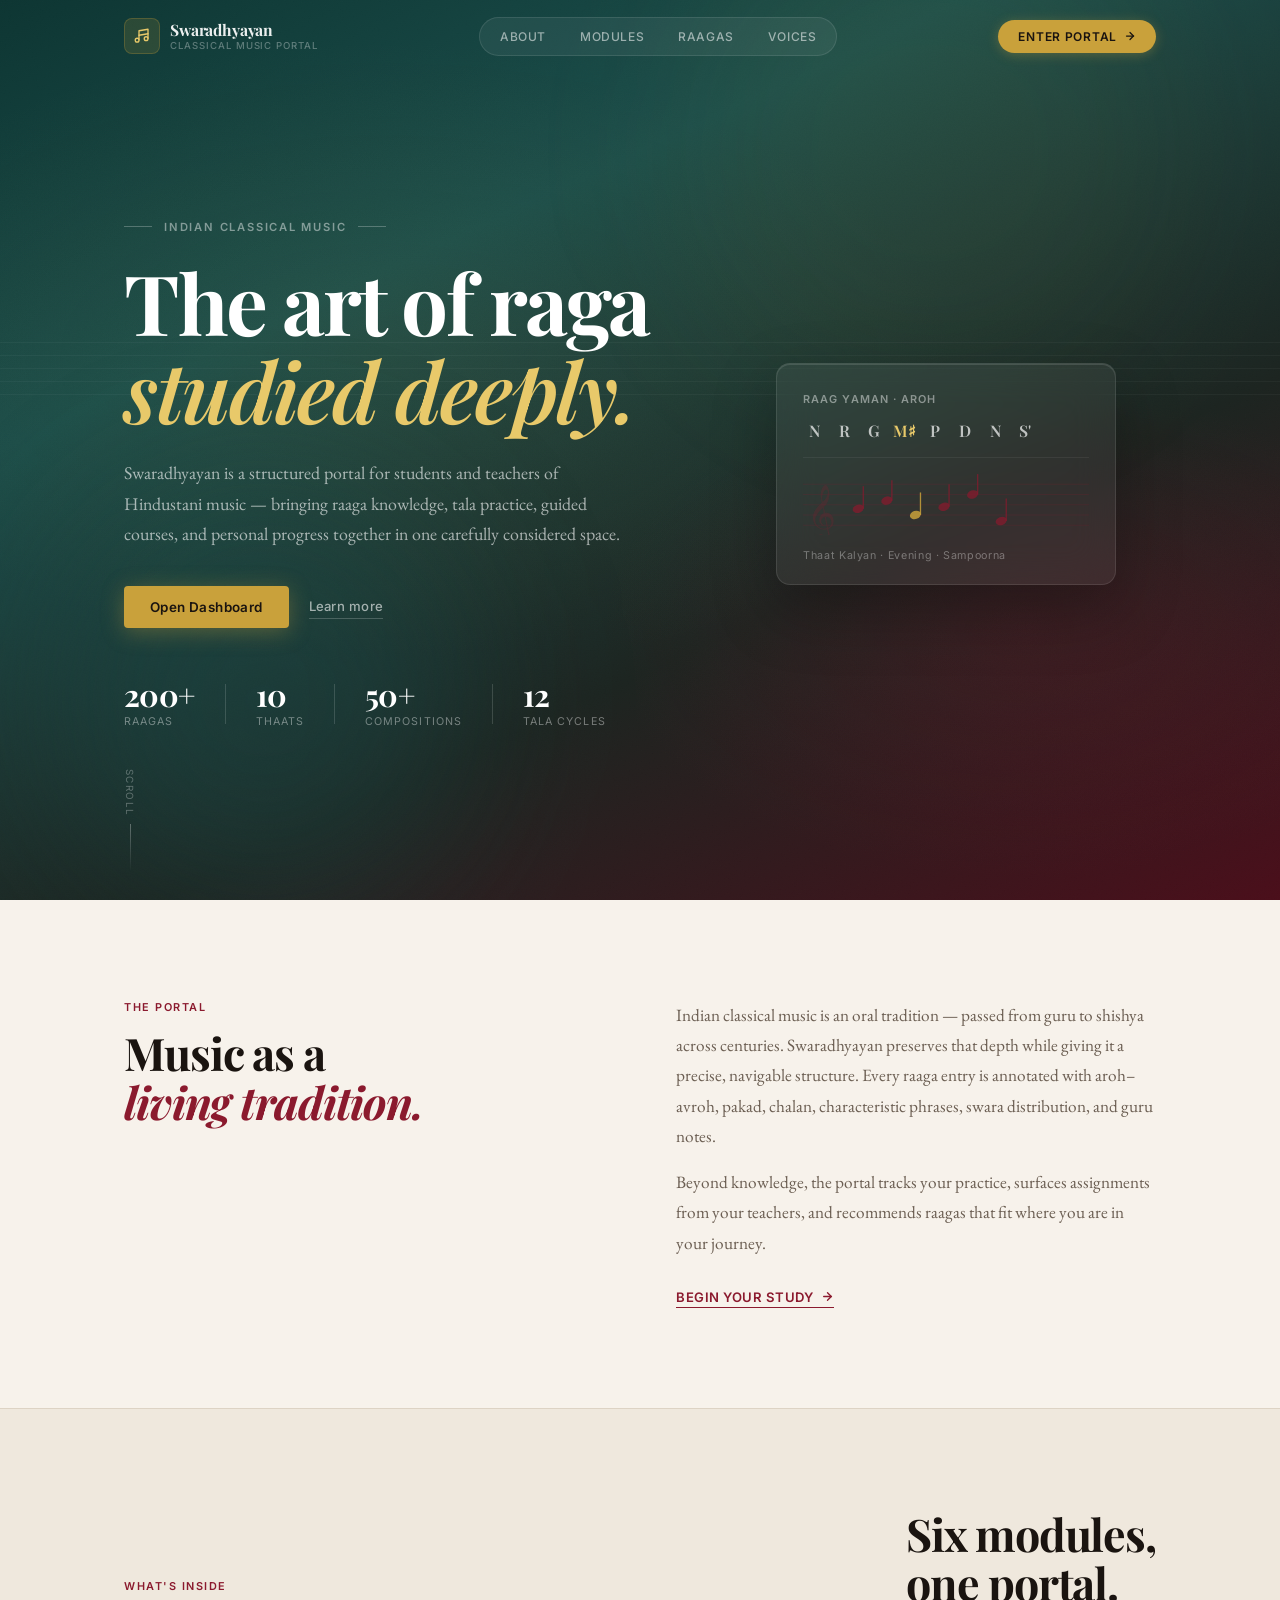
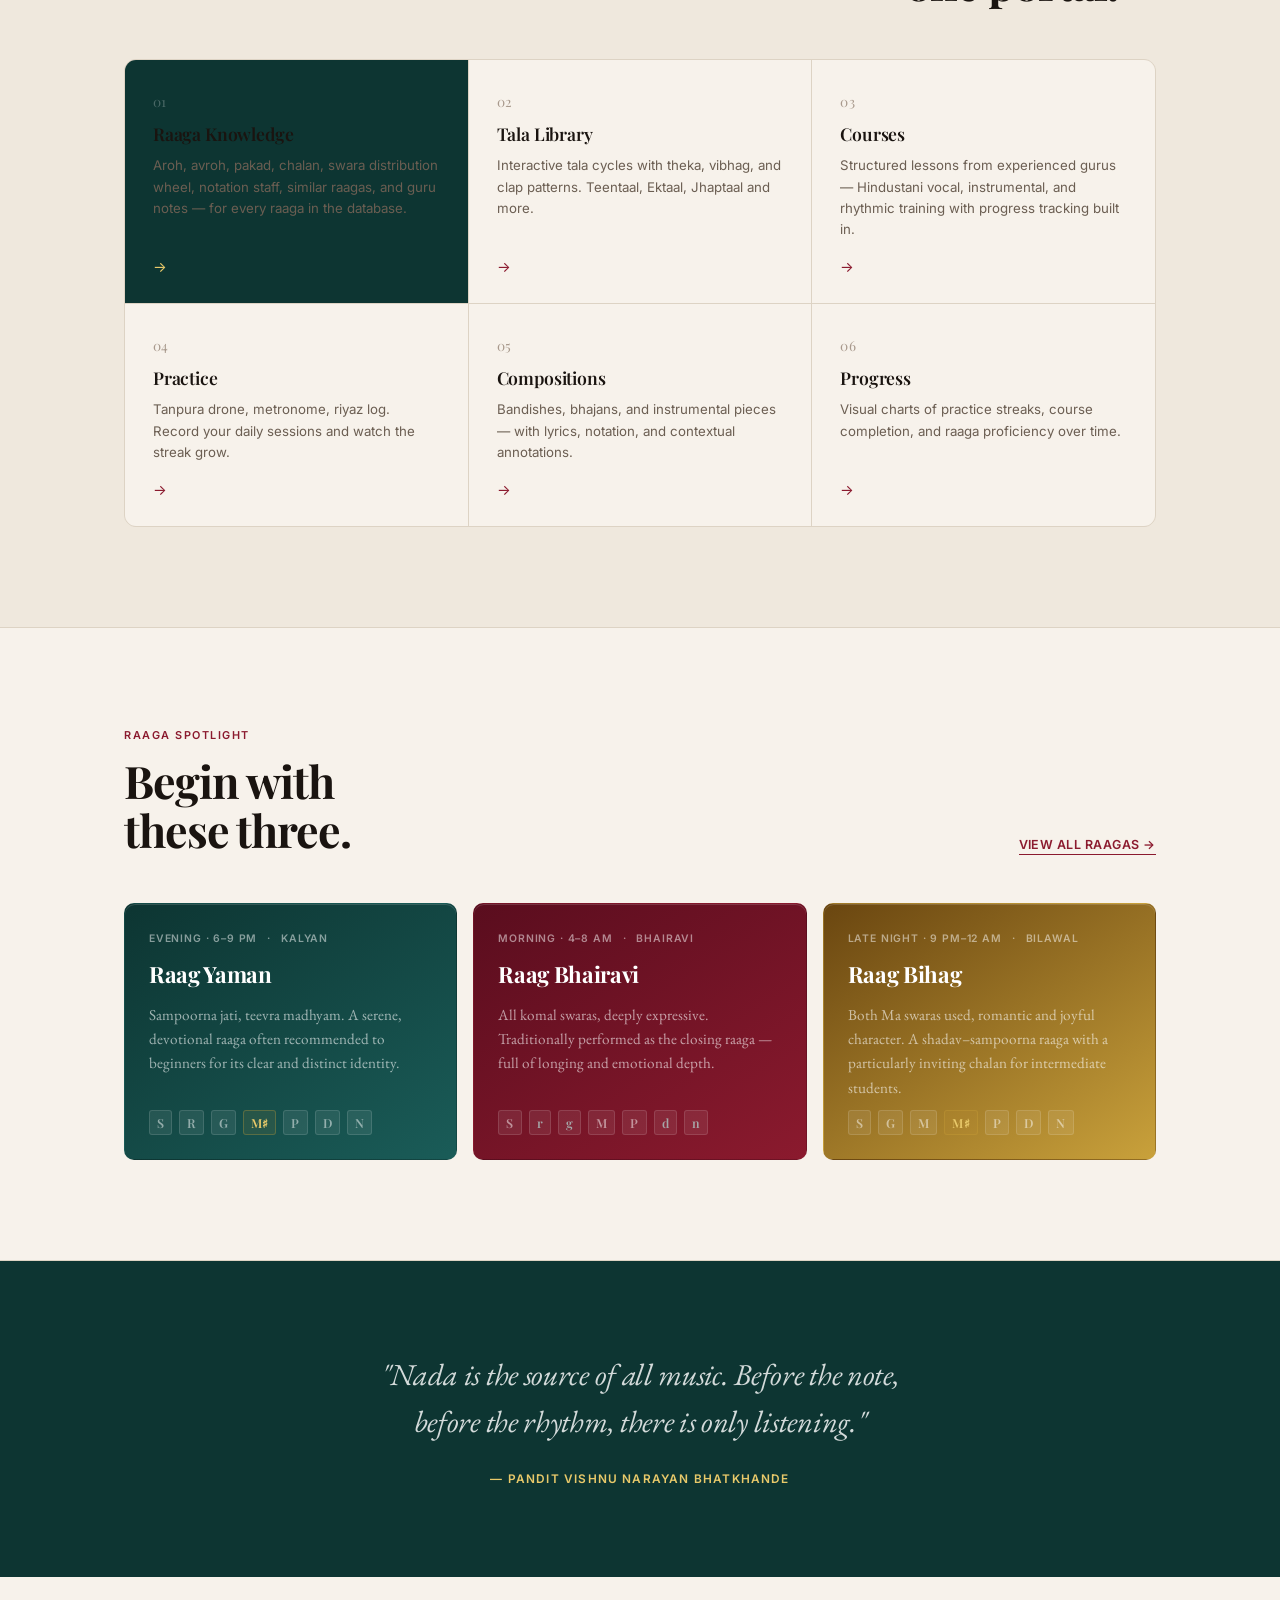
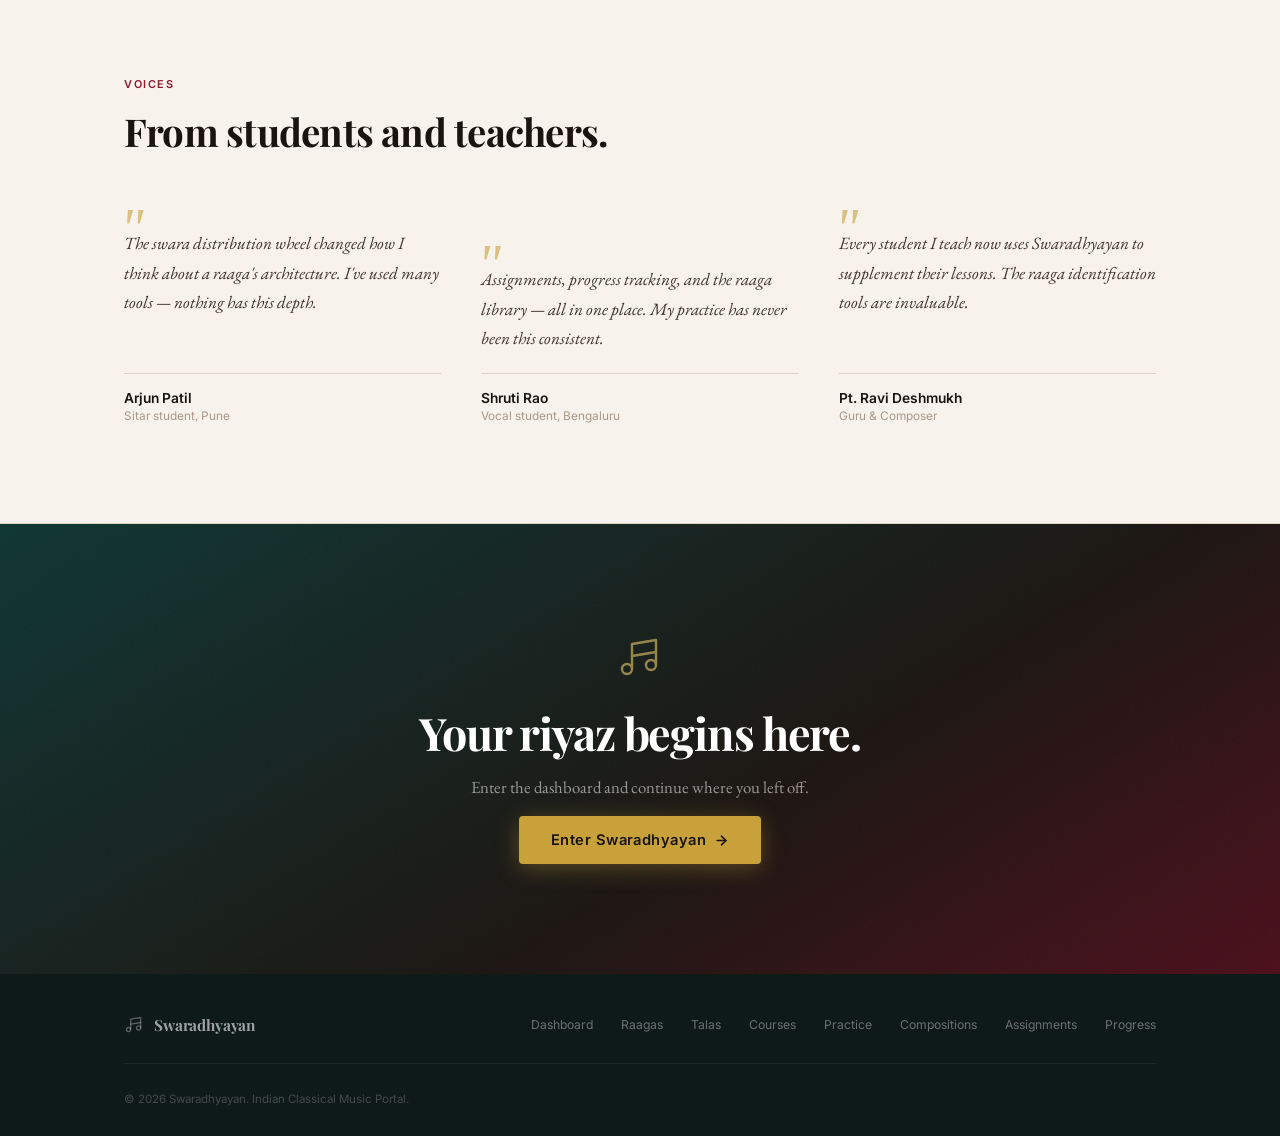
<file: frontend/index.html>
﻿<!doctype html>
<html lang="en">
<head>
  <meta charset="utf-8">
  <meta name="viewport" content="width=device-width,initial-scale=1">
  <title>Swaradhyayan — Indian Classical Music</title>
  <link rel="preconnect" href="https://fonts.googleapis.com">
  <link href="https://fonts.googleapis.com/css2?family=Playfair+Display:ital,wght@0,400;0,600;0,700;1,400;1,600&family=Inter:wght@300;400;500;600&family=EB+Garamond:ital,wght@0,400;0,500;1,400&display=swap" rel="stylesheet">
  <link rel="stylesheet" href="css/landing.css">
</head>
<body class="landing-body">

  <!-- ======================================================
       NAVBAR
       ====================================================== -->
  <header class="l-nav" id="l-nav">
    <!-- Thin gold rule at very top -->
    <div class="l-nav-rule" aria-hidden="true"></div>

    <div class="l-nav-inner">

      <!-- Brand -->
      <a class="l-brand" href="index.html" aria-label="Swaradhyayan home">
        <div class="l-brand-icon" aria-hidden="true">
          <svg width="18" height="18" viewBox="0 0 24 24" fill="none" stroke="currentColor" stroke-width="1.8" stroke-linecap="round" stroke-linejoin="round">
            <circle cx="5.5" cy="17.5" r="2.5"/>
            <circle cx="17.5" cy="15.5" r="2.5"/>
            <polyline points="8 17 8 5 20 3 20 15"/>
            <line x1="8" y1="11" x2="20" y2="9"/>
          </svg>
        </div>
        <div class="l-brand-text">
          <span class="l-brand-name">Swaradhyayan</span>
          <span class="l-brand-sub">Classical Music Portal</span>
        </div>
      </a>

      <!-- Centre nav pill -->
      <nav class="l-nav-pill" aria-label="Site navigation">
        <a href="#about"   class="l-nav-link">About</a>
        <a href="#modules" class="l-nav-link">Modules</a>
        <a href="#raagas"  class="l-nav-link">Raagas</a>
        <a href="#voices"  class="l-nav-link">Voices</a>
      </nav>

      <!-- Right side -->
      <div class="l-nav-right">
        <a href="pages/dashboard.html" class="l-nav-cta" aria-label="Enter the portal">
          <span>Enter Portal</span>
          <svg class="l-nav-cta-arrow" width="12" height="12" viewBox="0 0 24 24" fill="none" stroke="currentColor" stroke-width="2.5" stroke-linecap="round" aria-hidden="true">
            <line x1="5" y1="12" x2="19" y2="12"/>
            <polyline points="12 5 19 12 12 19"/>
          </svg>
        </a>

        <!-- Mobile toggle -->
        <button class="l-nav-toggle" id="l-nav-toggle" aria-label="Open menu" aria-expanded="false" type="button">
          <span></span>
          <span></span>
          <span></span>
        </button>
      </div>

    </div>

    <!-- Mobile drawer -->
    <div class="l-nav-drawer" id="l-nav-drawer" aria-hidden="true">
      <nav class="l-drawer-links" aria-label="Mobile navigation">
        <a href="#about"   class="l-drawer-link">About</a>
        <a href="#modules" class="l-drawer-link">Modules</a>
        <a href="#raagas"  class="l-drawer-link">Raagas</a>
        <a href="#voices"  class="l-drawer-link">Voices</a>
      </nav>
      <a href="pages/dashboard.html" class="l-drawer-cta">Enter Portal →</a>
    </div>
  </header>

  <!-- ======================================================
       HERO
       ====================================================== -->
  <section class="l-hero" aria-label="Welcome to Swaradhyayan">

    <!-- Background layers -->
    <div class="l-hero-bg" aria-hidden="true">
      <div class="l-hero-ink"></div>
      <div class="l-hero-glow l-hero-glow-a"></div>
      <div class="l-hero-glow l-hero-glow-b"></div>
      <div class="l-hero-grain"></div>
    </div>

    <!-- Staff lines decoration -->
    <div class="l-staff" aria-hidden="true">
      <span></span><span></span><span></span><span></span><span></span>
    </div>

    <div class="l-hero-inner">

      <div class="l-hero-eyebrow">
        <span class="l-eyebrow-rule"></span>
        <span>Indian Classical Music</span>
        <span class="l-eyebrow-rule"></span>
      </div>

      <h1 class="l-hero-title">
        The art of raga<br>
        <em>studied deeply.</em>
      </h1>

      <p class="l-hero-body">
        Swaradhyayan is a structured portal for students and teachers of Hindustani music —
        bringing raaga knowledge, tala practice, guided courses, and personal progress
        together in one carefully considered space.
      </p>

      <div class="l-hero-cta">
        <a href="pages/dashboard.html" class="l-btn-primary">Open Dashboard</a>
        <a href="#about" class="l-btn-ghost">Learn more</a>
      </div>

      <!-- Stat row -->
      <dl class="l-hero-stats">
        <div class="l-stat">
          <dt>200+</dt>
          <dd>Raagas</dd>
        </div>
        <div class="l-stat-divider" aria-hidden="true"></div>
        <div class="l-stat">
          <dt>10</dt>
          <dd>Thaats</dd>
        </div>
        <div class="l-stat-divider" aria-hidden="true"></div>
        <div class="l-stat">
          <dt>50+</dt>
          <dd>Compositions</dd>
        </div>
        <div class="l-stat-divider" aria-hidden="true"></div>
        <div class="l-stat">
          <dt>12</dt>
          <dd>Tala Cycles</dd>
        </div>
      </dl>

    </div>

    <!-- Floating notation card -->
    <div class="l-hero-card" aria-hidden="true">
      <div class="l-notation-card">
        <div class="l-nc-label">Raag Yaman · Aroh</div>
        <div class="l-nc-swaras">
          <span>N</span><span>R</span><span>G</span><span class="hi">M♯</span><span>P</span><span>D</span><span>N</span><span>S'</span>
        </div>
        <svg class="l-nc-staff" viewBox="0 0 280 64" xmlns="http://www.w3.org/2000/svg">
          <line x1="0" y1="14" x2="280" y2="14" stroke="rgba(139,26,46,.18)" stroke-width="1"/>
          <line x1="0" y1="24" x2="280" y2="24" stroke="rgba(139,26,46,.18)" stroke-width="1"/>
          <line x1="0" y1="34" x2="280" y2="34" stroke="rgba(139,26,46,.18)" stroke-width="1"/>
          <line x1="0" y1="44" x2="280" y2="44" stroke="rgba(139,26,46,.18)" stroke-width="1"/>
          <line x1="0" y1="54" x2="280" y2="54" stroke="rgba(139,26,46,.18)" stroke-width="1"/>
          <text x="4" y="58" font-size="48" font-family="Times New Roman,serif" fill="rgba(139,26,46,.22)">𝄞</text>
          <ellipse cx="54" cy="38" rx="5.5" ry="4" fill="#8b1a2e" opacity=".7" transform="rotate(-18 54 38)"/>
          <line x1="59" y1="38" x2="59" y2="16" stroke="#8b1a2e" stroke-width="1.3" opacity=".7"/>
          <ellipse cx="82" cy="30" rx="5.5" ry="4" fill="#8b1a2e" opacity=".7" transform="rotate(-18 82 30)"/>
          <line x1="87" y1="30" x2="87" y2="10" stroke="#8b1a2e" stroke-width="1.3" opacity=".7"/>
          <ellipse cx="110" cy="44" rx="5.5" ry="4" fill="#c9a13b" opacity=".85" transform="rotate(-18 110 44)"/>
          <line x1="115" y1="44" x2="115" y2="22" stroke="#c9a13b" stroke-width="1.3" opacity=".85"/>
          <ellipse cx="138" cy="36" rx="5.5" ry="4" fill="#8b1a2e" opacity=".7" transform="rotate(-18 138 36)"/>
          <line x1="143" y1="36" x2="143" y2="14" stroke="#8b1a2e" stroke-width="1.3" opacity=".7"/>
          <ellipse cx="166" cy="24" rx="5.5" ry="4" fill="#8b1a2e" opacity=".7" transform="rotate(-18 166 24)"/>
          <line x1="171" y1="24" x2="171" y2="4" stroke="#8b1a2e" stroke-width="1.3" opacity=".7"/>
          <ellipse cx="194" cy="50" rx="5.5" ry="4" fill="#8b1a2e" opacity=".7" transform="rotate(-18 194 50)"/>
          <line x1="199" y1="50" x2="199" y2="28" stroke="#8b1a2e" stroke-width="1.3" opacity=".7"/>
        </svg>
        <div class="l-nc-note">Thaat Kalyan · Evening · Sampoorna</div>
      </div>
    </div>

    <div class="l-hero-scroll-hint" aria-hidden="true">
      <span>Scroll</span>
      <span class="l-scroll-line"></span>
    </div>

  </section>

  <!-- ======================================================
       ABOUT / INTRO STRIP
       ====================================================== -->
  <section class="l-about" id="about" aria-labelledby="about-heading">
    <div class="l-section-inner">
      <div class="l-about-grid">
        <div class="l-about-left">
          <p class="l-section-eyebrow">The Portal</p>
          <h2 id="about-heading">Music as a<br><em>living tradition.</em></h2>
        </div>
        <div class="l-about-right">
          <p>
            Indian classical music is an oral tradition — passed from guru to shishya across centuries.
            Swaradhyayan preserves that depth while giving it a precise, navigable structure.
            Every raaga entry is annotated with aroh–avroh, pakad, chalan, characteristic phrases,
            swara distribution, and guru notes.
          </p>
          <p>
            Beyond knowledge, the portal tracks your practice, surfaces assignments from your teachers,
            and recommends raagas that fit where you are in your journey.
          </p>
          <a href="pages/dashboard.html" class="l-about-link">
            Begin your study
            <svg width="13" height="13" viewBox="0 0 24 24" fill="none" stroke="currentColor" stroke-width="2.5" stroke-linecap="round" aria-hidden="true"><line x1="5" y1="12" x2="19" y2="12"/><polyline points="12 5 19 12 12 19"/></svg>
          </a>
        </div>
      </div>
    </div>
  </section>

  <!-- ======================================================
       MODULES
       ====================================================== -->
  <section class="l-modules" id="modules" aria-labelledby="modules-heading">
    <div class="l-section-inner">

      <div class="l-modules-header">
        <p class="l-section-eyebrow">What's inside</p>
        <h2 id="modules-heading">Six modules,<br>one portal.</h2>
      </div>

      <div class="l-modules-grid">

        <a href="pages/raaga-knowledge.html" class="l-module-card l-mc-featured" aria-label="Raaga Knowledge">
          <div class="l-mc-number">01</div>
          <h3>Raaga Knowledge</h3>
          <p>Aroh, avroh, pakad, chalan, swara distribution wheel, notation staff, similar raagas, and guru notes — for every raaga in the database.</p>
          <span class="l-mc-arrow">→</span>
        </a>

        <a href="pages/tala-library.html" class="l-module-card" aria-label="Tala Library">
          <div class="l-mc-number">02</div>
          <h3>Tala Library</h3>
          <p>Interactive tala cycles with theka, vibhag, and clap patterns. Teentaal, Ektaal, Jhaptaal and more.</p>
          <span class="l-mc-arrow">→</span>
        </a>

        <a href="pages/courses.html" class="l-module-card" aria-label="Courses">
          <div class="l-mc-number">03</div>
          <h3>Courses</h3>
          <p>Structured lessons from experienced gurus — Hindustani vocal, instrumental, and rhythmic training with progress tracking built in.</p>
          <span class="l-mc-arrow">→</span>
        </a>

        <a href="pages/practice.html" class="l-module-card" aria-label="Practice Tools">
          <div class="l-mc-number">04</div>
          <h3>Practice</h3>
          <p>Tanpura drone, metronome, riyaz log. Record your daily sessions and watch the streak grow.</p>
          <span class="l-mc-arrow">→</span>
        </a>

        <a href="pages/compositions.html" class="l-module-card" aria-label="Compositions">
          <div class="l-mc-number">05</div>
          <h3>Compositions</h3>
          <p>Bandishes, bhajans, and instrumental pieces — with lyrics, notation, and contextual annotations.</p>
          <span class="l-mc-arrow">→</span>
        </a>

        <a href="pages/progress.html" class="l-module-card" aria-label="Progress">
          <div class="l-mc-number">06</div>
          <h3>Progress</h3>
          <p>Visual charts of practice streaks, course completion, and raaga proficiency over time.</p>
          <span class="l-mc-arrow">→</span>
        </a>

      </div>
    </div>
  </section>

  <!-- ======================================================
       RAAGA SHOWCASE
       ====================================================== -->
  <section class="l-raagas" id="raagas" aria-labelledby="raagas-heading">
    <div class="l-section-inner">

      <div class="l-raagas-header">
        <div>
          <p class="l-section-eyebrow">Raaga Spotlight</p>
          <h2 id="raagas-heading">Begin with<br>these three.</h2>
        </div>
        <a href="pages/raaga-knowledge.html" class="l-raagas-all">View all raagas →</a>
      </div>

      <div class="l-raagas-grid">

        <a href="pages/raaga-knowledge.html?raaga=yaman" class="l-raaga-card l-rc-a" aria-label="Raag Yaman">
          <div class="l-rc-meta">
            <span class="l-rc-time">Evening · 6–9 PM</span>
            <span class="l-rc-thaat">Kalyan</span>
          </div>
          <h3>Raag Yaman</h3>
          <p>Sampoorna jati, teevra madhyam. A serene, devotional raaga often recommended to beginners for its clear and distinct identity.</p>
          <div class="l-rc-swaras">
            <span>S</span><span>R</span><span>G</span><span class="l-rc-hi">M♯</span><span>P</span><span>D</span><span>N</span>
          </div>
        </a>

        <a href="pages/raaga-knowledge.html?raaga=bhairavi" class="l-raaga-card l-rc-b" aria-label="Raag Bhairavi">
          <div class="l-rc-meta">
            <span class="l-rc-time">Morning · 4–8 AM</span>
            <span class="l-rc-thaat">Bhairavi</span>
          </div>
          <h3>Raag Bhairavi</h3>
          <p>All komal swaras, deeply expressive. Traditionally performed as the closing raaga — full of longing and emotional depth.</p>
          <div class="l-rc-swaras">
            <span>S</span><span class="l-rc-lo">r</span><span class="l-rc-lo">g</span><span>M</span><span>P</span><span class="l-rc-lo">d</span><span class="l-rc-lo">n</span>
          </div>
        </a>

        <a href="pages/raaga-knowledge.html?raaga=bihag" class="l-raaga-card l-rc-c" aria-label="Raag Bihag">
          <div class="l-rc-meta">
            <span class="l-rc-time">Late Night · 9 PM–12 AM</span>
            <span class="l-rc-thaat">Bilawal</span>
          </div>
          <h3>Raag Bihag</h3>
          <p>Both Ma swaras used, romantic and joyful character. A shadav–sampoorna raaga with a particularly inviting chalan for intermediate students.</p>
          <div class="l-rc-swaras">
            <span>S</span><span>G</span><span>M</span><span class="l-rc-hi">M♯</span><span>P</span><span>D</span><span>N</span>
          </div>
        </a>

      </div>
    </div>
  </section>

  <!-- ======================================================
       QUOTE BREAK
       ====================================================== -->
  <section class="l-quote-break" aria-label="Musical wisdom">
    <div class="l-section-inner">
      <blockquote class="l-blockquote">
        <p>
          "Nada is the source of all music. Before the note,<br>
          before the rhythm, there is only listening."
        </p>
        <cite>— Pandit Vishnu Narayan Bhatkhande</cite>
      </blockquote>
    </div>
  </section>

  <!-- ======================================================
       TESTIMONIALS / VOICES
       ====================================================== -->
  <section class="l-voices" id="voices" aria-labelledby="voices-heading">
    <div class="l-section-inner">

      <p class="l-section-eyebrow">Voices</p>
      <h2 id="voices-heading">From students and teachers.</h2>

      <div class="l-voices-grid">

        <figure class="l-voice-card">
          <blockquote>
            <p>The swara distribution wheel changed how I think about a raaga's architecture. I've used many tools — nothing has this depth.</p>
          </blockquote>
          <figcaption>
            <span class="l-voice-name">Arjun Patil</span>
            <span class="l-voice-role">Sitar student, Pune</span>
          </figcaption>
        </figure>

        <figure class="l-voice-card l-vc-offset">
          <blockquote>
            <p>Assignments, progress tracking, and the raaga library — all in one place. My practice has never been this consistent.</p>
          </blockquote>
          <figcaption>
            <span class="l-voice-name">Shruti Rao</span>
            <span class="l-voice-role">Vocal student, Bengaluru</span>
          </figcaption>
        </figure>

        <figure class="l-voice-card">
          <blockquote>
            <p>Every student I teach now uses Swaradhyayan to supplement their lessons. The raaga identification tools are invaluable.</p>
          </blockquote>
          <figcaption>
            <span class="l-voice-name">Pt. Ravi Deshmukh</span>
            <span class="l-voice-role">Guru &amp; Composer</span>
          </figcaption>
        </figure>

      </div>
    </div>
  </section>

  <!-- ======================================================
       FINAL CTA
       ====================================================== -->
  <section class="l-cta" aria-label="Enter the portal">
    <div class="l-cta-inner">
      <div class="l-cta-ornament" aria-hidden="true">
        <svg width="48" height="48" viewBox="0 0 24 24" fill="none" stroke="currentColor" stroke-width="1.2" stroke-linecap="round" stroke-linejoin="round">
          <circle cx="5.5" cy="17.5" r="2.5"/>
          <circle cx="17.5" cy="15.5" r="2.5"/>
          <polyline points="8 17 8 5 20 3 20 15"/>
          <line x1="8" y1="11" x2="20" y2="9"/>
        </svg>
      </div>
      <h2>Your riyaz begins here.</h2>
      <p>Enter the dashboard and continue where you left off.</p>
      <a href="pages/dashboard.html" class="l-btn-primary l-btn-lg">
        Enter Swaradhyayan
        <svg width="15" height="15" viewBox="0 0 24 24" fill="none" stroke="currentColor" stroke-width="2.5" stroke-linecap="round" aria-hidden="true"><line x1="5" y1="12" x2="19" y2="12"/><polyline points="12 5 19 12 12 19"/></svg>
      </a>
    </div>
  </section>

  <!-- ======================================================
       FOOTER
       ====================================================== -->
  <footer class="l-footer">
    <div class="l-footer-inner">
      <div class="l-footer-top">
        <a class="l-brand l-footer-brand" href="index.html" aria-label="Swaradhyayan">
          <svg class="l-brand-mark" width="20" height="20" viewBox="0 0 24 24" fill="none" stroke="currentColor" stroke-width="1.6" stroke-linecap="round" stroke-linejoin="round" aria-hidden="true">
            <circle cx="5.5" cy="17.5" r="2.5"/>
            <circle cx="17.5" cy="15.5" r="2.5"/>
            <polyline points="8 17 8 5 20 3 20 15"/>
            <line x1="8" y1="11" x2="20" y2="9"/>
          </svg>
          <span class="l-brand-name">Swaradhyayan</span>
        </a>
        <nav class="l-footer-links" aria-label="Footer navigation">
          <a href="pages/dashboard.html">Dashboard</a>
          <a href="pages/raaga-knowledge.html">Raagas</a>
          <a href="pages/tala-library.html">Talas</a>
          <a href="pages/courses.html">Courses</a>
          <a href="pages/practice.html">Practice</a>
          <a href="pages/compositions.html">Compositions</a>
          <a href="pages/assignments.html">Assignments</a>
          <a href="pages/progress.html">Progress</a>
        </nav>
      </div>
      <div class="l-footer-bottom">
        <p>© 2026 Swaradhyayan. Indian Classical Music Portal.</p>
      </div>
    </div>
  </footer>

  <script src="js/landing.js"></script>
</body>
</html>
</file>
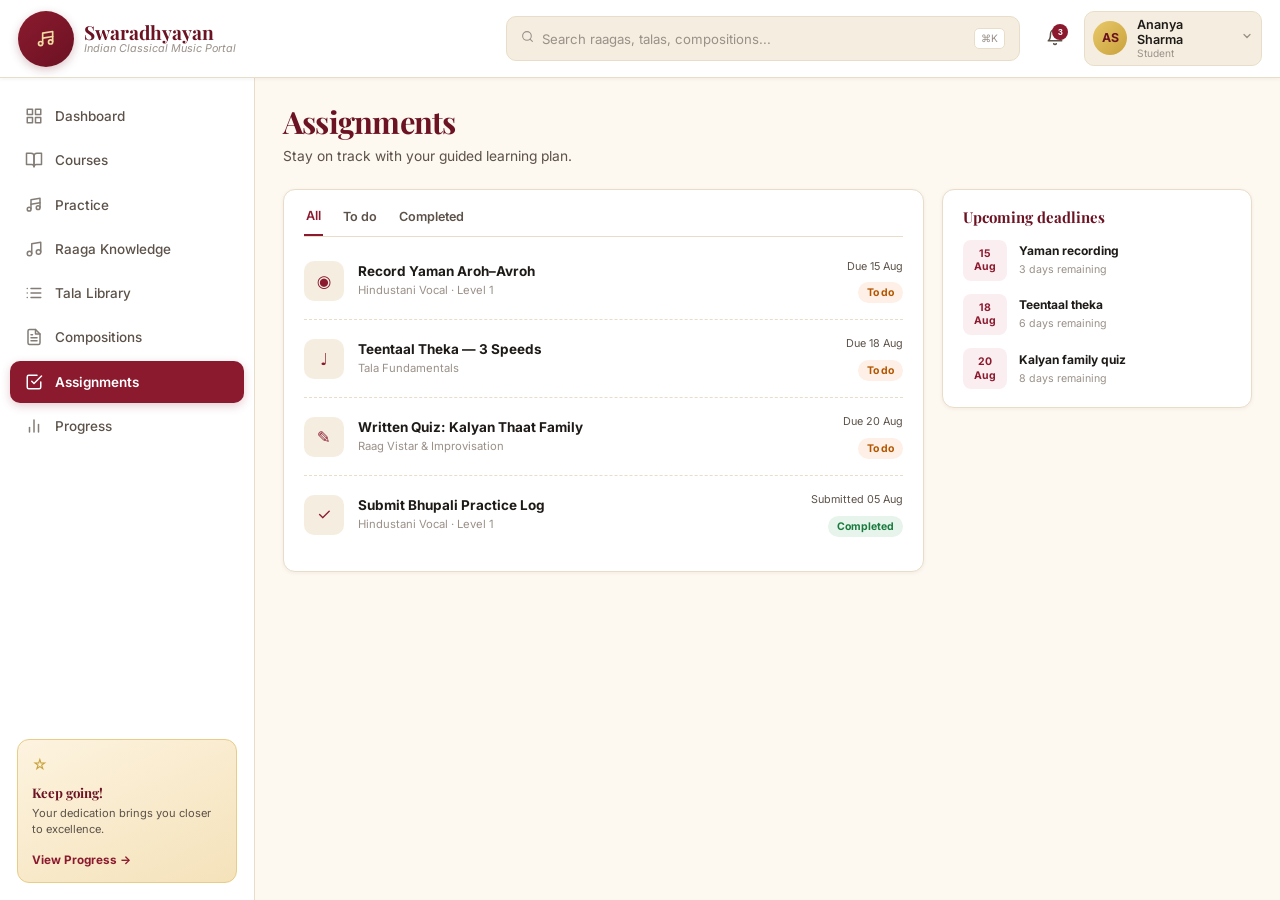
<file: frontend/pages/assignments.html>
<!doctype html>
<html lang="en">
<head>
  <meta charset="utf-8">
  <meta name="viewport" content="width=device-width,initial-scale=1">
  <title>Assignments — Swaradhyayan</title>
  <link rel="preconnect" href="https://fonts.googleapis.com">
  <link href="https://fonts.googleapis.com/css2?family=Playfair+Display:ital,wght@0,600;0,700;1,600&family=Inter:wght@400;500;600;700&display=swap" rel="stylesheet">
  <link rel="stylesheet" href="../css/style.css">
  <link rel="stylesheet" href="../css/learning-pages.css">
</head>
<body data-page="assignments">
  <div data-page-content>
    <section class="page-intro">
      <h1>Assignments</h1>
      <p class="page-sub">Stay on track with your guided learning plan.</p>
    </section>

    <section class="assignment-layout">

      <div class="panel" style="padding:18px 20px">
        <div class="assignment-tabs">
          <button class="assignment-tab active" data-tab="all">All</button>
          <button class="assignment-tab" data-tab="pending">To do</button>
          <button class="assignment-tab" data-tab="completed">Completed</button>
        </div>

        <article class="assignment-card" data-status="pending">
          <div class="assignment-symbol">◉</div>
          <div>
            <h3>Record Yaman Aroh–Avroh</h3>
            <p>Hindustani Vocal · Level 1</p>
          </div>
          <div class="assignment-side">
            <span class="due-date">Due 15 Aug</span>
            <span class="status-pill status-pending">To do</span>
          </div>
        </article>

        <article class="assignment-card" data-status="pending">
          <div class="assignment-symbol">♩</div>
          <div>
            <h3>Teentaal Theka — 3 Speeds</h3>
            <p>Tala Fundamentals</p>
          </div>
          <div class="assignment-side">
            <span class="due-date">Due 18 Aug</span>
            <span class="status-pill status-pending">To do</span>
          </div>
        </article>

        <article class="assignment-card" data-status="pending">
          <div class="assignment-symbol">✎</div>
          <div>
            <h3>Written Quiz: Kalyan Thaat Family</h3>
            <p>Raag Vistar &amp; Improvisation</p>
          </div>
          <div class="assignment-side">
            <span class="due-date">Due 20 Aug</span>
            <span class="status-pill status-pending">To do</span>
          </div>
        </article>

        <article class="assignment-card" data-status="completed">
          <div class="assignment-symbol">✓</div>
          <div>
            <h3>Submit Bhupali Practice Log</h3>
            <p>Hindustani Vocal · Level 1</p>
          </div>
          <div class="assignment-side">
            <span class="due-date">Submitted 05 Aug</span>
            <span class="status-pill status-completed">Completed</span>
          </div>
        </article>
      </div>

      <aside class="panel" style="padding:18px 20px">
        <div class="panel-title-row">
          <h3>Upcoming deadlines</h3>
        </div>
        <div class="upcoming-list">
          <div class="deadline">
            <div class="deadline-date">15<br>Aug</div>
            <div><b>Yaman recording</b><span>3 days remaining</span></div>
          </div>
          <div class="deadline">
            <div class="deadline-date">18<br>Aug</div>
            <div><b>Teentaal theka</b><span>6 days remaining</span></div>
          </div>
          <div class="deadline">
            <div class="deadline-date">20<br>Aug</div>
            <div><b>Kalyan family quiz</b><span>8 days remaining</span></div>
          </div>
        </div>
      </aside>

    </section>
  </div>
  <script src="../js/site-shell.js"></script>
  <script src="../js/learning-pages.js"></script>
</body>
</html>
</file>
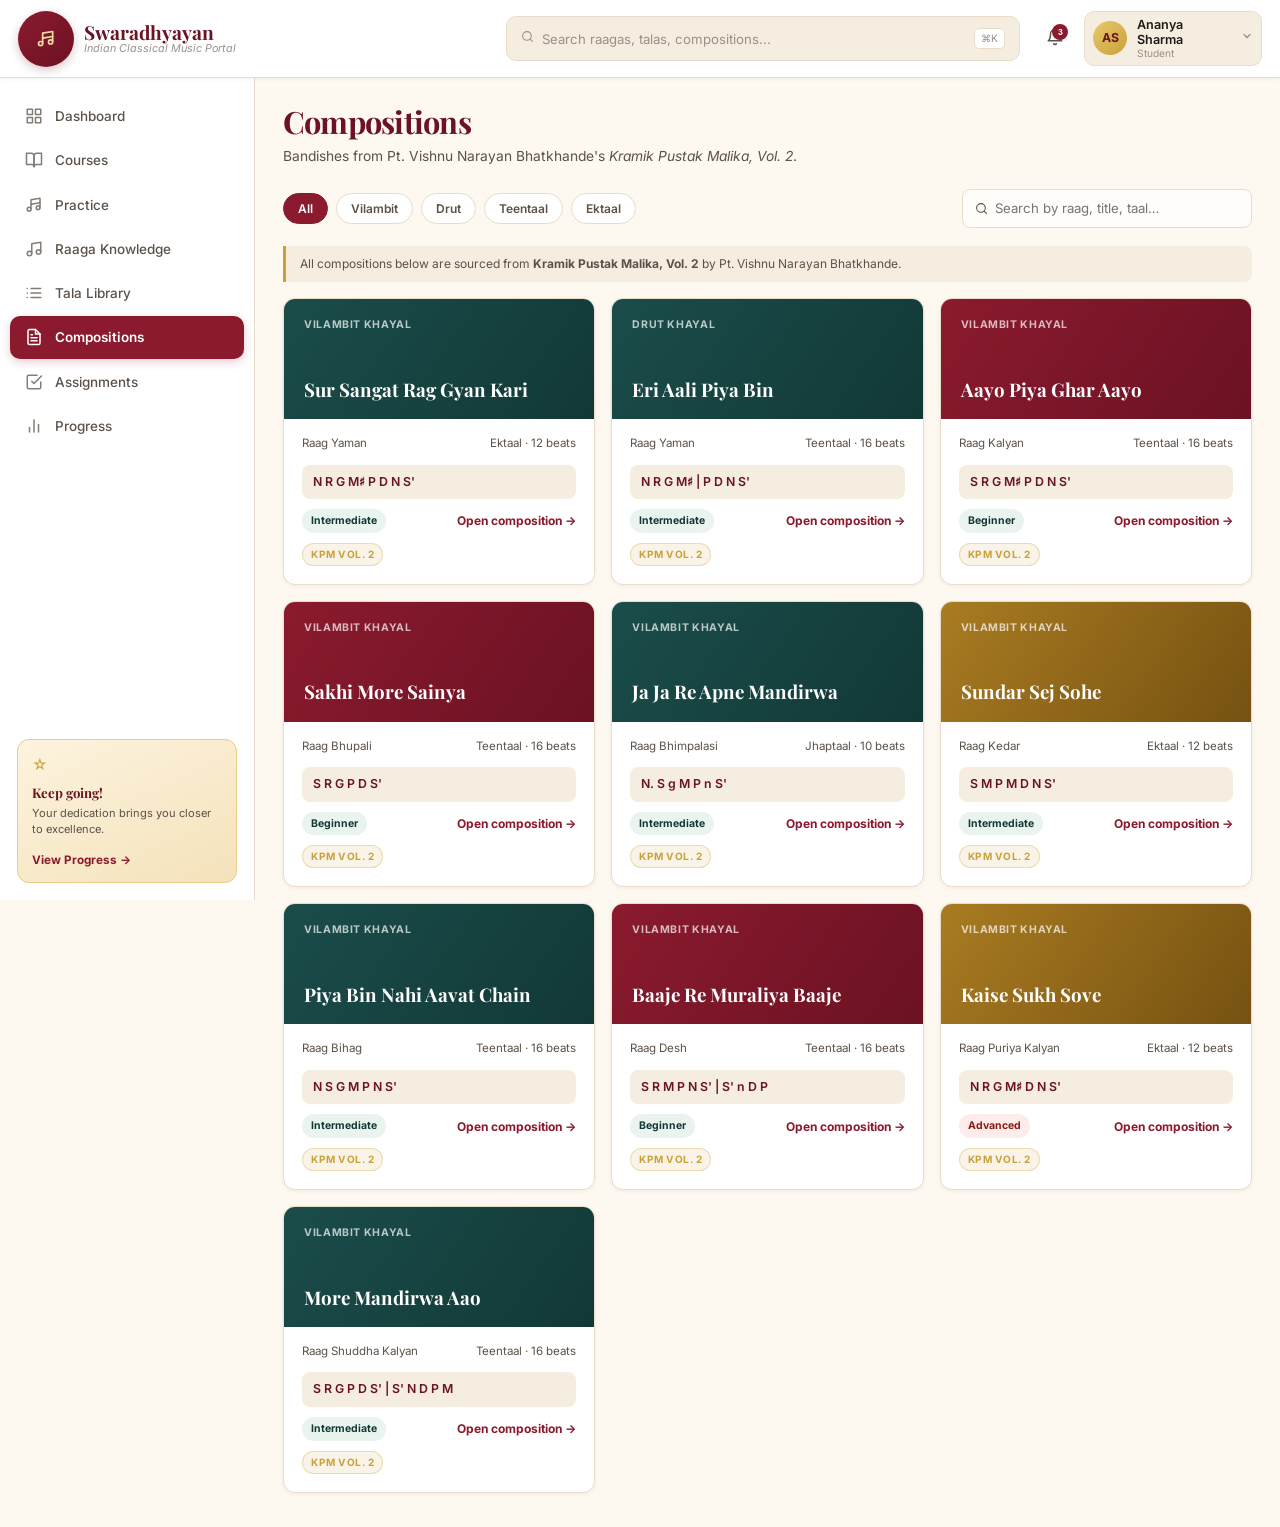
<file: frontend/pages/compositions.html>
<!doctype html>
<html lang="en">
<head>
  <meta charset="utf-8">
  <meta name="viewport" content="width=device-width,initial-scale=1">
  <title>Compositions — Swaradhyayan</title>
  <link rel="preconnect" href="https://fonts.googleapis.com">
  <link href="https://fonts.googleapis.com/css2?family=Playfair+Display:ital,wght@0,600;0,700;1,600&family=Inter:wght@400;500;600;700&display=swap" rel="stylesheet">
  <link rel="stylesheet" href="../css/style.css">
  <link rel="stylesheet" href="../css/learning-pages.css">
</head>
<body data-page="compositions">
  <div data-page-content>
    <section class="page-intro">
      <h1>Compositions</h1>
      <p class="page-sub">Bandishes from Pt. Vishnu Narayan Bhatkhande's <em>Kramik Pustak Malika, Vol. 2</em>.</p>
    </section>

    <div class="toolbar">
      <div class="filter-pills">
        <button class="filter-pill active" data-filter="all">All</button>
        <button class="filter-pill" data-filter="vilambit">Vilambit</button>
        <button class="filter-pill" data-filter="drut">Drut</button>
        <button class="filter-pill" data-filter="teentaal">Teentaal</button>
        <button class="filter-pill" data-filter="ektaal">Ektaal</button>
      </div>
      <label class="page-search" aria-label="Search compositions">
        <svg width="13" height="13" viewBox="0 0 24 24" fill="none" stroke="currentColor" stroke-width="2" stroke-linecap="round" stroke-linejoin="round" aria-hidden="true"><circle cx="11" cy="11" r="8"/><line x1="21" y1="21" x2="16.65" y2="16.65"/></svg>
        <input aria-label="Search compositions" placeholder="Search by raag, title, taal…">
      </label>
    </div>

    <p class="source-note">All compositions below are sourced from <strong>Kramik Pustak Malika, Vol. 2</strong> by Pt. Vishnu Narayan Bhatkhande.</p>

    <section class="composition-grid">

      <!-- 1. Sur Sangat Rag Gyan Kari — Yaman, Vilambit Khayal, Ektaal -->
      <article class="panel composition-card" data-category="vilambit ektaal" data-searchable>
        <div class="composition-top">
          <span class="composition-type">Vilambit Khayal</span>
          <h2>Sur Sangat Rag Gyan Kari</h2>
        </div>
        <div class="composition-body">
          <div class="composition-meta">
            <span>Raag Yaman</span>
            <span>Ektaal · 12 beats</span>
          </div>
          <div class="composition-notes">N R G M♯ P D N S'</div>
          <div class="card-footer">
            <span class="tag tag-level">Intermediate</span>
            <button class="text-action">Open composition →</button>
          </div>
          <div class="source-badge">KPM Vol. 2</div>
        </div>
      </article>

      <!-- 2. Eri Aali Piya Bin — Yaman, Drut Khayal, Teentaal -->
      <article class="panel composition-card" data-category="drut teentaal" data-searchable>
        <div class="composition-top">
          <span class="composition-type">Drut Khayal</span>
          <h2>Eri Aali Piya Bin</h2>
        </div>
        <div class="composition-body">
          <div class="composition-meta">
            <span>Raag Yaman</span>
            <span>Teentaal · 16 beats</span>
          </div>
          <div class="composition-notes">N R G M♯ | P D N S'</div>
          <div class="card-footer">
            <span class="tag tag-level">Intermediate</span>
            <button class="text-action">Open composition →</button>
          </div>
          <div class="source-badge">KPM Vol. 2</div>
        </div>
      </article>

      <!-- 3. Aayo Piya Ghar Aayo — Kalyan, Vilambit Khayal, Teentaal -->
      <article class="panel composition-card" data-category="vilambit teentaal" data-searchable>
        <div class="composition-top alt">
          <span class="composition-type">Vilambit Khayal</span>
          <h2>Aayo Piya Ghar Aayo</h2>
        </div>
        <div class="composition-body">
          <div class="composition-meta">
            <span>Raag Kalyan</span>
            <span>Teentaal · 16 beats</span>
          </div>
          <div class="composition-notes">S R G M♯ P D N S'</div>
          <div class="card-footer">
            <span class="tag tag-level">Beginner</span>
            <button class="text-action">Open composition →</button>
          </div>
          <div class="source-badge">KPM Vol. 2</div>
        </div>
      </article>

      <!-- 4. Sakhi More Sainya — Bhupali, Vilambit Khayal, Teentaal -->
      <article class="panel composition-card" data-category="vilambit teentaal" data-searchable>
        <div class="composition-top alt">
          <span class="composition-type">Vilambit Khayal</span>
          <h2>Sakhi More Sainya</h2>
        </div>
        <div class="composition-body">
          <div class="composition-meta">
            <span>Raag Bhupali</span>
            <span>Teentaal · 16 beats</span>
          </div>
          <div class="composition-notes">S R G P D S'</div>
          <div class="card-footer">
            <span class="tag tag-level">Beginner</span>
            <button class="text-action">Open composition →</button>
          </div>
          <div class="source-badge">KPM Vol. 2</div>
        </div>
      </article>

      <!-- 5. Ja Ja Re Apne Mandirwa — Bhimpalasi, Vilambit Khayal, Jhaptaal -->
      <article class="panel composition-card" data-category="vilambit" data-searchable>
        <div class="composition-top">
          <span class="composition-type">Vilambit Khayal</span>
          <h2>Ja Ja Re Apne Mandirwa</h2>
        </div>
        <div class="composition-body">
          <div class="composition-meta">
            <span>Raag Bhimpalasi</span>
            <span>Jhaptaal · 10 beats</span>
          </div>
          <div class="composition-notes">N. S g M P n S'</div>
          <div class="card-footer">
            <span class="tag tag-level">Intermediate</span>
            <button class="text-action">Open composition →</button>
          </div>
          <div class="source-badge">KPM Vol. 2</div>
        </div>
      </article>

      <!-- 6. Sundar Sej Sohe — Kedar, Vilambit Khayal, Ektaal -->
      <article class="panel composition-card" data-category="vilambit ektaal" data-searchable>
        <div class="composition-top gold">
          <span class="composition-type">Vilambit Khayal</span>
          <h2>Sundar Sej Sohe</h2>
        </div>
        <div class="composition-body">
          <div class="composition-meta">
            <span>Raag Kedar</span>
            <span>Ektaal · 12 beats</span>
          </div>
          <div class="composition-notes">S M P M D N S'</div>
          <div class="card-footer">
            <span class="tag tag-level">Intermediate</span>
            <button class="text-action">Open composition →</button>
          </div>
          <div class="source-badge">KPM Vol. 2</div>
        </div>
      </article>

      <!-- 7. Piya Bin Nahi Aavat Chain — Bihag, Vilambit Khayal, Teentaal -->
      <article class="panel composition-card" data-category="vilambit teentaal" data-searchable>
        <div class="composition-top">
          <span class="composition-type">Vilambit Khayal</span>
          <h2>Piya Bin Nahi Aavat Chain</h2>
        </div>
        <div class="composition-body">
          <div class="composition-meta">
            <span>Raag Bihag</span>
            <span>Teentaal · 16 beats</span>
          </div>
          <div class="composition-notes">N S G M P N S'</div>
          <div class="card-footer">
            <span class="tag tag-level">Intermediate</span>
            <button class="text-action">Open composition →</button>
          </div>
          <div class="source-badge">KPM Vol. 2</div>
        </div>
      </article>

      <!-- 8. Baaje Re Muraliya Baaje — Desh, Vilambit Khayal, Teentaal -->
      <article class="panel composition-card" data-category="vilambit teentaal" data-searchable>
        <div class="composition-top alt">
          <span class="composition-type">Vilambit Khayal</span>
          <h2>Baaje Re Muraliya Baaje</h2>
        </div>
        <div class="composition-body">
          <div class="composition-meta">
            <span>Raag Desh</span>
            <span>Teentaal · 16 beats</span>
          </div>
          <div class="composition-notes">S R M P N S' | S' n D P</div>
          <div class="card-footer">
            <span class="tag tag-level">Beginner</span>
            <button class="text-action">Open composition →</button>
          </div>
          <div class="source-badge">KPM Vol. 2</div>
        </div>
      </article>

      <!-- 9. Kaise Sukh Sove — Puriya Kalyan, Vilambit Khayal, Ektaal -->
      <article class="panel composition-card" data-category="vilambit ektaal" data-searchable>
        <div class="composition-top gold">
          <span class="composition-type">Vilambit Khayal</span>
          <h2>Kaise Sukh Sove</h2>
        </div>
        <div class="composition-body">
          <div class="composition-meta">
            <span>Raag Puriya Kalyan</span>
            <span>Ektaal · 12 beats</span>
          </div>
          <div class="composition-notes">N R G M♯ D N S'</div>
          <div class="card-footer">
            <span class="tag tag-level tag-advanced">Advanced</span>
            <button class="text-action">Open composition →</button>
          </div>
          <div class="source-badge">KPM Vol. 2</div>
        </div>
      </article>

      <!-- 10. More Mandirwa Aao — Shuddha Kalyan, Vilambit Khayal, Teentaal -->
      <article class="panel composition-card" data-category="vilambit teentaal" data-searchable>
        <div class="composition-top">
          <span class="composition-type">Vilambit Khayal</span>
          <h2>More Mandirwa Aao</h2>
        </div>
        <div class="composition-body">
          <div class="composition-meta">
            <span>Raag Shuddha Kalyan</span>
            <span>Teentaal · 16 beats</span>
          </div>
          <div class="composition-notes">S R G P D S' | S' N D P M</div>
          <div class="card-footer">
            <span class="tag tag-level">Intermediate</span>
            <button class="text-action">Open composition →</button>
          </div>
          <div class="source-badge">KPM Vol. 2</div>
        </div>
      </article>

    </section>
  </div>
  <script src="../js/site-shell.js"></script>
  <script src="../js/learning-pages.js"></script>
</body>
</html>
</file>
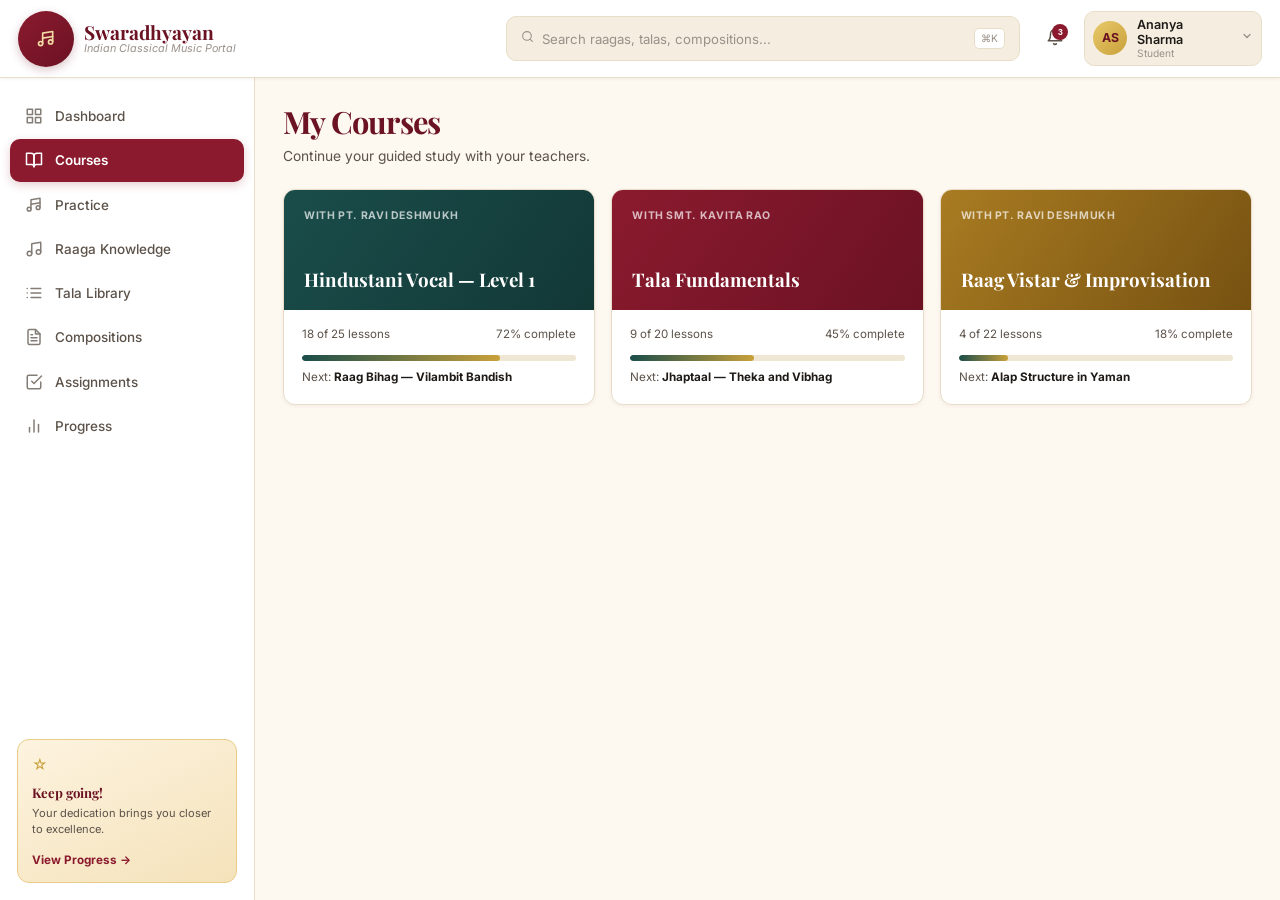
<file: frontend/pages/courses.html>
<!doctype html>
<html lang="en">
<head>
  <meta charset="utf-8">
  <meta name="viewport" content="width=device-width,initial-scale=1">
  <title>Courses — Swaradhyayan</title>
  <link rel="preconnect" href="https://fonts.googleapis.com">
  <link href="https://fonts.googleapis.com/css2?family=Playfair+Display:ital,wght@0,600;0,700;1,600&family=Inter:wght@400;500;600;700&display=swap" rel="stylesheet">
  <link rel="stylesheet" href="../css/style.css">
  <link rel="stylesheet" href="../css/learning-pages.css">
</head>
<body data-page="courses">
  <div data-page-content>
    <section class="page-intro">
      <h1>My Courses</h1>
      <p class="page-sub">Continue your guided study with your teachers.</p>
    </section>

    <section class="composition-grid">

      <article class="panel composition-card">
        <div class="composition-top">
          <span class="composition-type">With Pt. Ravi Deshmukh</span>
          <h2>Hindustani Vocal — Level 1</h2>
        </div>
        <div class="composition-body">
          <div class="composition-meta">
            <span>18 of 25 lessons</span>
            <span>72% complete</span>
          </div>
          <div class="progress-bar"><div class="progress-fill" style="width:72%"></div></div>
          <p class="course-next">Next: <b>Raag Bihag — Vilambit Bandish</b></p>
        </div>
      </article>

      <article class="panel composition-card">
        <div class="composition-top alt">
          <span class="composition-type">With Smt. Kavita Rao</span>
          <h2>Tala Fundamentals</h2>
        </div>
        <div class="composition-body">
          <div class="composition-meta">
            <span>9 of 20 lessons</span>
            <span>45% complete</span>
          </div>
          <div class="progress-bar"><div class="progress-fill" style="width:45%"></div></div>
          <p class="course-next">Next: <b>Jhaptaal — Theka and Vibhag</b></p>
        </div>
      </article>

      <article class="panel composition-card">
        <div class="composition-top gold">
          <span class="composition-type">With Pt. Ravi Deshmukh</span>
          <h2>Raag Vistar &amp; Improvisation</h2>
        </div>
        <div class="composition-body">
          <div class="composition-meta">
            <span>4 of 22 lessons</span>
            <span>18% complete</span>
          </div>
          <div class="progress-bar"><div class="progress-fill" style="width:18%"></div></div>
          <p class="course-next">Next: <b>Alap Structure in Yaman</b></p>
        </div>
      </article>

    </section>
  </div>
  <script src="../js/site-shell.js"></script>
</body>
</html>
</file>
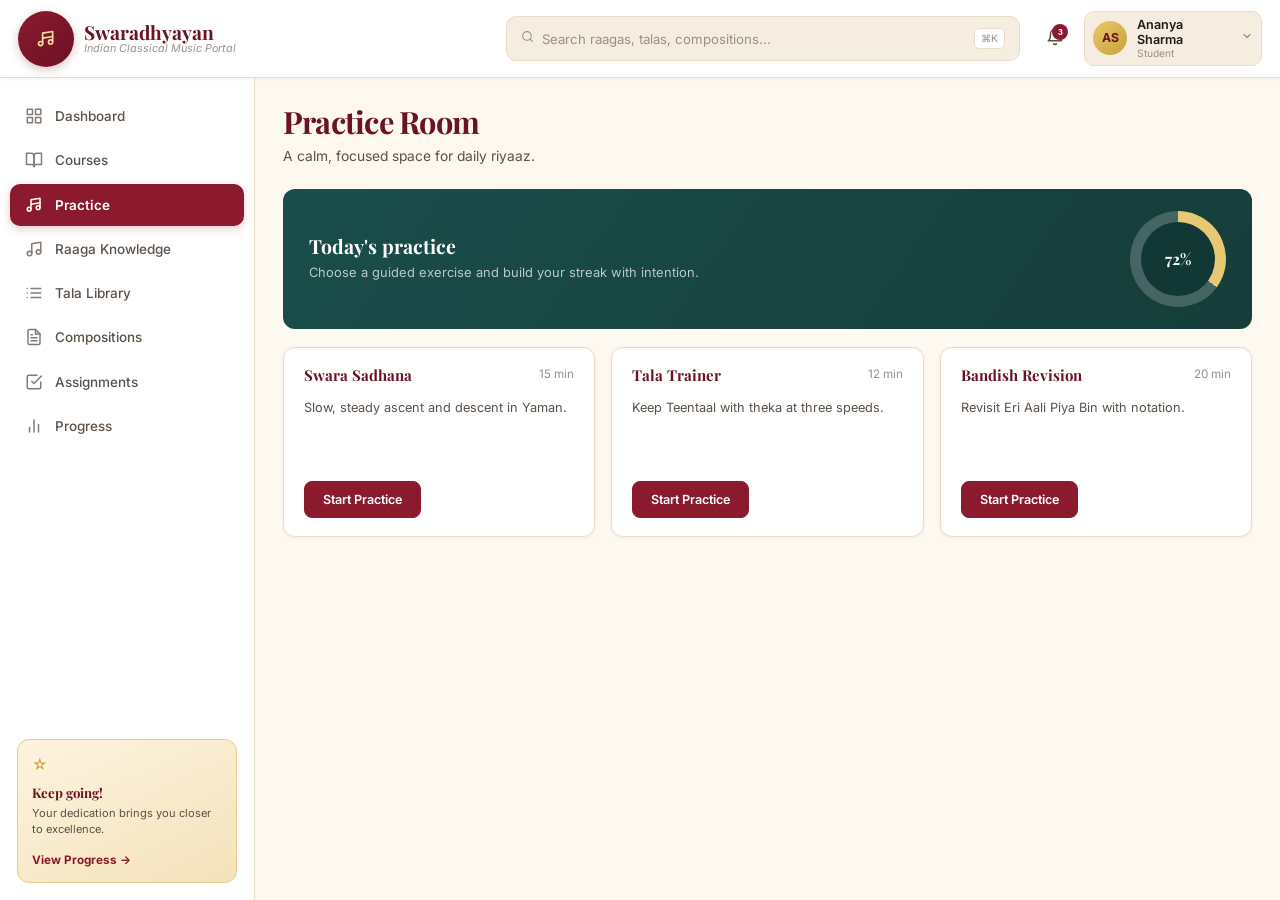
<file: frontend/pages/practice.html>
<!doctype html>
<html lang="en">
<head>
  <meta charset="utf-8">
  <meta name="viewport" content="width=device-width,initial-scale=1">
  <title>Practice — Swaradhyayan</title>
  <link rel="preconnect" href="https://fonts.googleapis.com">
  <link href="https://fonts.googleapis.com/css2?family=Playfair+Display:ital,wght@0,600;0,700;1,600&family=Inter:wght@400;500;600;700&display=swap" rel="stylesheet">
  <link rel="stylesheet" href="../css/style.css">
  <link rel="stylesheet" href="../css/learning-pages.css">
</head>
<body data-page="practice">
  <div data-page-content>
    <section class="page-intro">
      <h1>Practice Room</h1>
      <p class="page-sub">A calm, focused space for daily riyaaz.</p>
    </section>

    <div class="practice-hero">
      <div>
        <h2>Today's practice</h2>
        <p>Choose a guided exercise and build your streak with intention.</p>
      </div>
      <div class="ring" style="background:conic-gradient(#e7c975 0 35%,rgba(255,255,255,.2) 35%)" aria-label="35 percent today complete"></div>
    </div>

    <section class="composition-grid">

      <article class="panel">
        <div class="panel-title-row">
          <h3>Swara Sadhana</h3>
          <span style="font-size:.78rem;color:var(--ink-faint)">15 min</span>
        </div>
        <p style="font-size:.85rem;color:var(--ink-soft);margin-bottom:16px">Slow, steady ascent and descent in Yaman.</p>
        <button class="btn btn-primary" style="margin-top:auto">Start Practice</button>
      </article>

      <article class="panel">
        <div class="panel-title-row">
          <h3>Tala Trainer</h3>
          <span style="font-size:.78rem;color:var(--ink-faint)">12 min</span>
        </div>
        <p style="font-size:.85rem;color:var(--ink-soft);margin-bottom:16px">Keep Teentaal with theka at three speeds.</p>
        <button class="btn btn-primary">Start Practice</button>
      </article>

      <article class="panel">
        <div class="panel-title-row">
          <h3>Bandish Revision</h3>
          <span style="font-size:.78rem;color:var(--ink-faint)">20 min</span>
        </div>
        <p style="font-size:.85rem;color:var(--ink-soft);margin-bottom:16px">Revisit Eri Aali Piya Bin with notation.</p>
        <button class="btn btn-primary">Start Practice</button>
      </article>

    </section>
  </div>
  <script src="../js/site-shell.js"></script>
</body>
</html>
</file>
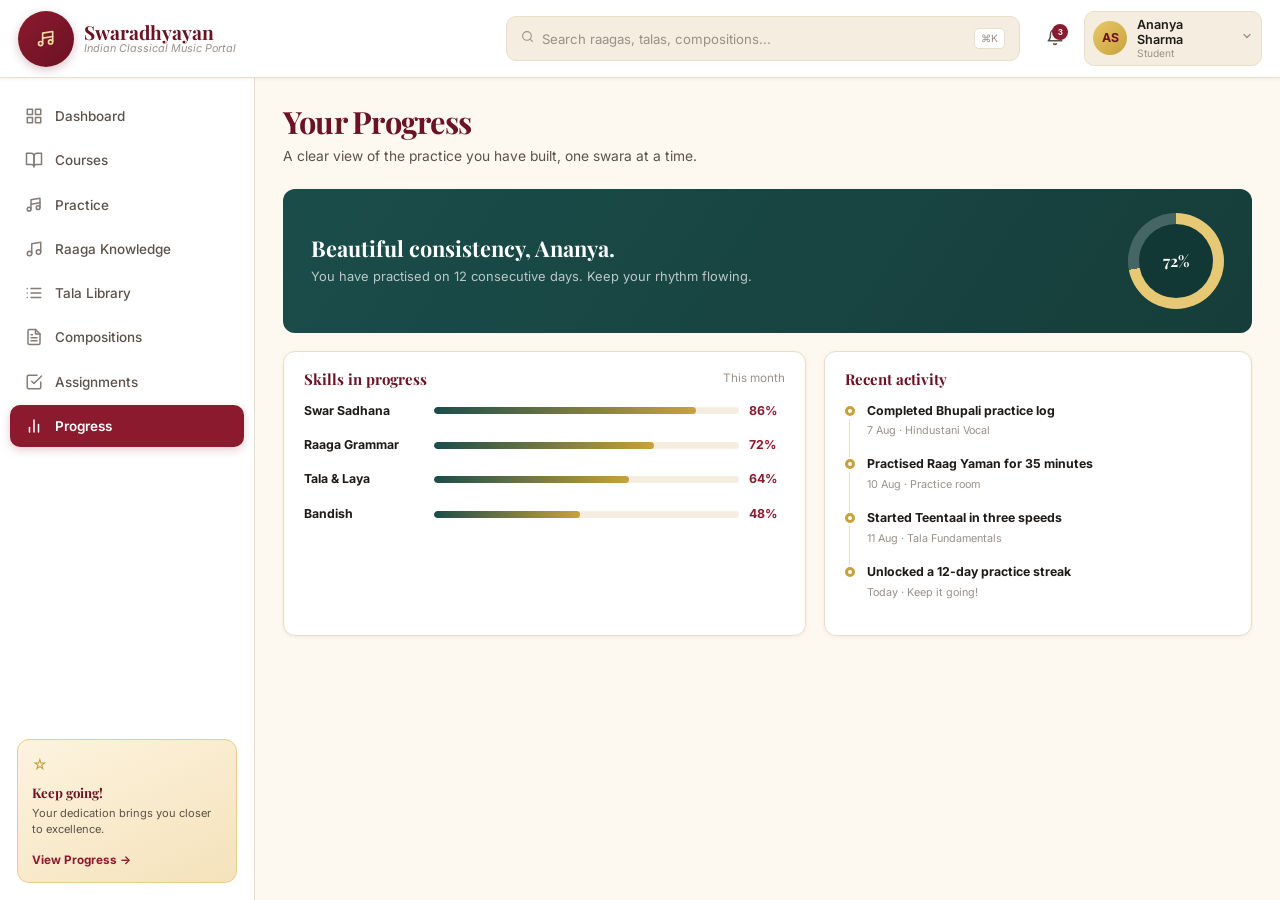
<file: frontend/pages/progress.html>
<!doctype html>
<html lang="en">
<head>
  <meta charset="utf-8">
  <meta name="viewport" content="width=device-width,initial-scale=1">
  <title>Progress — Swaradhyayan</title>
  <link rel="preconnect" href="https://fonts.googleapis.com">
  <link href="https://fonts.googleapis.com/css2?family=Playfair+Display:ital,wght@0,600;0,700;1,600&family=Inter:wght@400;500;600;700&display=swap" rel="stylesheet">
  <link rel="stylesheet" href="../css/style.css">
  <link rel="stylesheet" href="../css/learning-pages.css">
</head>
<body data-page="progress">
  <div data-page-content>
    <section class="page-intro">
      <h1>Your Progress</h1>
      <p class="page-sub">A clear view of the practice you have built, one swara at a time.</p>
    </section>

    <section class="progress-hero">
      <div>
        <h2>Beautiful consistency, Ananya.</h2>
        <p>You have practised on 12 consecutive days. Keep your rhythm flowing.</p>
      </div>
      <div class="ring" aria-label="72 percent course completion"></div>
    </section>

    <section class="progress-grid">

      <div class="panel" style="padding:18px 20px">
        <div class="panel-title-row">
          <h3>Skills in progress</h3>
          <span style="font-size:.78rem;color:var(--ink-faint)">This month</span>
        </div>
        <div class="skill-list">
          <div class="skill-row">
            <strong>Swar Sadhana</strong>
            <div class="skill-track"><span style="width:86%"></span></div>
            <em>86%</em>
          </div>
          <div class="skill-row">
            <strong>Raaga Grammar</strong>
            <div class="skill-track"><span style="width:72%"></span></div>
            <em>72%</em>
          </div>
          <div class="skill-row">
            <strong>Tala &amp; Laya</strong>
            <div class="skill-track"><span style="width:64%"></span></div>
            <em>64%</em>
          </div>
          <div class="skill-row">
            <strong>Bandish</strong>
            <div class="skill-track"><span style="width:48%"></span></div>
            <em>48%</em>
          </div>
        </div>
      </div>

      <aside class="panel" style="padding:18px 20px">
        <div class="panel-title-row">
          <h3>Recent activity</h3>
        </div>
        <div class="activity">
          <b>Completed Bhupali practice log</b>
          <span>7 Aug · Hindustani Vocal</span>
        </div>
        <div class="activity">
          <b>Practised Raag Yaman for 35 minutes</b>
          <span>10 Aug · Practice room</span>
        </div>
        <div class="activity">
          <b>Started Teentaal in three speeds</b>
          <span>11 Aug · Tala Fundamentals</span>
        </div>
        <div class="activity">
          <b>Unlocked a 12-day practice streak</b>
          <span>Today · Keep it going!</span>
        </div>
      </aside>

    </section>
  </div>
  <script src="../js/site-shell.js"></script>
</body>
</html>
</file>
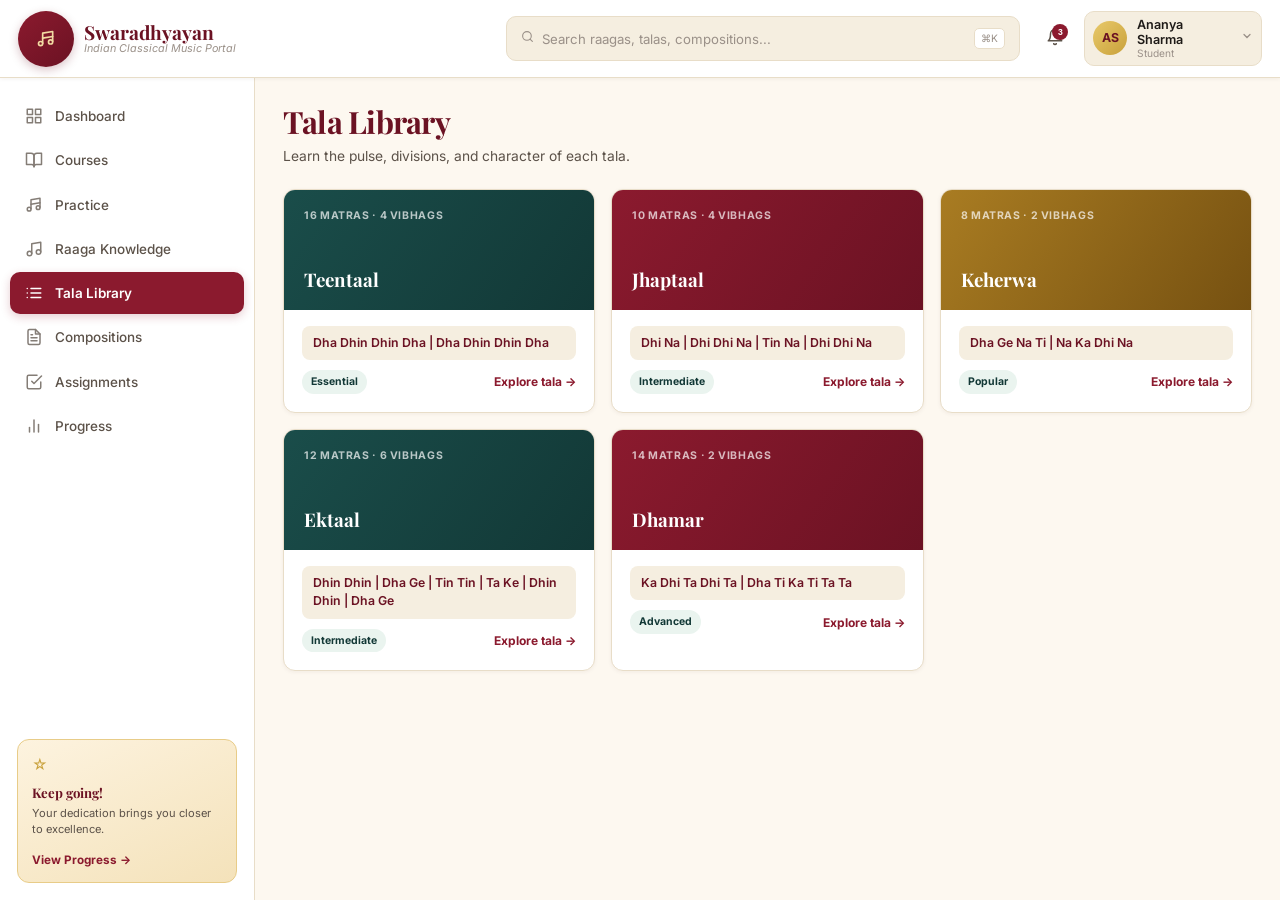
<file: frontend/pages/tala-library.html>
<!doctype html>
<html lang="en">
<head>
  <meta charset="utf-8">
  <meta name="viewport" content="width=device-width,initial-scale=1">
  <title>Tala Library — Swaradhyayan</title>
  <link rel="preconnect" href="https://fonts.googleapis.com">
  <link href="https://fonts.googleapis.com/css2?family=Playfair+Display:ital,wght@0,600;0,700;1,600&family=Inter:wght@400;500;600;700&display=swap" rel="stylesheet">
  <link rel="stylesheet" href="../css/style.css">
  <link rel="stylesheet" href="../css/learning-pages.css">
</head>
<body data-page="tala-library">
  <div data-page-content>
    <section class="page-intro">
      <h1>Tala Library</h1>
      <p class="page-sub">Learn the pulse, divisions, and character of each tala.</p>
    </section>

    <section class="composition-grid">

      <article class="panel composition-card" data-searchable>
        <div class="composition-top">
          <span class="composition-type">16 matras · 4 vibhags</span>
          <h2>Teentaal</h2>
        </div>
        <div class="composition-body">
          <div class="composition-notes">Dha Dhin Dhin Dha | Dha Dhin Dhin Dha</div>
          <div class="card-footer">
            <span class="tag">Essential</span>
            <button class="text-action">Explore tala →</button>
          </div>
        </div>
      </article>

      <article class="panel composition-card" data-searchable>
        <div class="composition-top alt">
          <span class="composition-type">10 matras · 4 vibhags</span>
          <h2>Jhaptaal</h2>
        </div>
        <div class="composition-body">
          <div class="composition-notes">Dhi Na | Dhi Dhi Na | Tin Na | Dhi Dhi Na</div>
          <div class="card-footer">
            <span class="tag">Intermediate</span>
            <button class="text-action">Explore tala →</button>
          </div>
        </div>
      </article>

      <article class="panel composition-card" data-searchable>
        <div class="composition-top gold">
          <span class="composition-type">8 matras · 2 vibhags</span>
          <h2>Keherwa</h2>
        </div>
        <div class="composition-body">
          <div class="composition-notes">Dha Ge Na Ti | Na Ka Dhi Na</div>
          <div class="card-footer">
            <span class="tag">Popular</span>
            <button class="text-action">Explore tala →</button>
          </div>
        </div>
      </article>

      <article class="panel composition-card" data-searchable>
        <div class="composition-top">
          <span class="composition-type">12 matras · 6 vibhags</span>
          <h2>Ektaal</h2>
        </div>
        <div class="composition-body">
          <div class="composition-notes">Dhin Dhin | Dha Ge | Tin Tin | Ta Ke | Dhin Dhin | Dha Ge</div>
          <div class="card-footer">
            <span class="tag">Intermediate</span>
            <button class="text-action">Explore tala →</button>
          </div>
        </div>
      </article>

      <article class="panel composition-card" data-searchable>
        <div class="composition-top alt">
          <span class="composition-type">14 matras · 2 vibhags</span>
          <h2>Dhamar</h2>
        </div>
        <div class="composition-body">
          <div class="composition-notes">Ka Dhi Ta Dhi Ta | Dha Ti Ka Ti Ta Ta</div>
          <div class="card-footer">
            <span class="tag">Advanced</span>
            <button class="text-action">Explore tala →</button>
          </div>
        </div>
      </article>

    </section>
  </div>
  <script src="../js/site-shell.js"></script>
  <script src="../js/learning-pages.js"></script>
</body>
</html>
</file>
<file: frontend/css/landing.css>
/* ============================================================
   Swaradhyayan — Landing Page
   Design: editorial, warm ink palette, hand-set feel
   ============================================================ */

/* ---- Tokens ---------------------------------------------- */
:root {
  --ink:        #1a1410;
  --ink-mid:    #3d332a;
  --ink-soft:   #6b5e52;
  --ink-faint:  #a8998c;
  --cream:      #f7f2eb;
  --cream-2:    #efe8dd;
  --cream-3:    #e5ddd0;
  --panel:      #ffffff;
  --maroon:     #8b1a2e;
  --maroon-d:   #6b1223;
  --maroon-l:   #fbeef1;
  --teal:       #1a4d4a;
  --teal-d:     #0d3532;
  --gold:       #c9a13b;
  --gold-soft:  #e8c96a;
  --border:     #ddd3c4;

  --serif:      'Playfair Display', Georgia, 'Times New Roman', serif;
  --garamond:   'EB Garamond', Georgia, serif;
  --sans:       'Inter', system-ui, sans-serif;

  --nav-h:      68px;
  --max-w:      1160px;
  --pad-x:      clamp(20px, 5vw, 80px);
}

*, *::before, *::after { box-sizing: border-box; margin: 0; padding: 0; }
html { font-size: 16px; scroll-behavior: smooth; }

body.landing-body {
  background: var(--cream);
  color: var(--ink);
  font-family: var(--sans);
  -webkit-font-smoothing: antialiased;
  overflow-x: hidden;
}
a { text-decoration: none; color: inherit; }

/* ============================================================
   NAVBAR
   ============================================================ */

/* Gold rule at very top of nav */
.l-nav-rule {
  position: absolute;
  top: 0; left: 0; right: 0;
  height: 2px;
  background: linear-gradient(90deg,
    transparent 0%,
    rgba(201,161,59,.5) 20%,
    rgba(232,201,106,.8) 50%,
    rgba(201,161,59,.5) 80%,
    transparent 100%
  );
  opacity: 0;
  transition: opacity .4s;
}
.l-nav.scrolled .l-nav-rule { opacity: 1; }

.l-nav {
  position: fixed;
  top: 0; left: 0; right: 0;
  z-index: 200;
  /* Extra height for the rule */
  padding-top: 2px;
  transition: background .35s ease, border-color .35s ease, box-shadow .35s ease;
  background: transparent;
  border-bottom: 1px solid transparent;
}

/* Scrolled — warm dark ink (not cream, stays premium) */
.l-nav.scrolled {
  background: rgba(18, 13, 10, 0.92);
  backdrop-filter: blur(18px) saturate(1.4);
  -webkit-backdrop-filter: blur(18px) saturate(1.4);
  border-color: rgba(255,255,255,.07);
  box-shadow: 0 2px 32px rgba(0,0,0,.28);
}

.l-nav-inner {
  max-width: var(--max-w);
  margin: 0 auto;
  padding: 0 var(--pad-x);
  height: var(--nav-h);
  display: flex;
  align-items: center;
  justify-content: space-between;
  gap: 20px;
}

/* ---- Brand -------------------------------------------- */
.l-brand {
  display: flex;
  align-items: center;
  gap: 10px;
  flex-shrink: 0;
  text-decoration: none;
}

.l-brand-icon {
  width: 36px; height: 36px;
  border-radius: 8px;
  background: rgba(201,161,59,.15);
  border: 1px solid rgba(201,161,59,.25);
  display: flex;
  align-items: center;
  justify-content: center;
  color: var(--gold-soft);
  flex-shrink: 0;
  transition: background .2s, border-color .2s;
}
.l-brand:hover .l-brand-icon {
  background: rgba(201,161,59,.22);
  border-color: rgba(201,161,59,.4);
}

.l-brand-text {
  display: flex;
  flex-direction: column;
  line-height: 1.15;
}

.l-brand-name {
  font-family: var(--serif);
  font-size: .98rem;
  font-weight: 700;
  letter-spacing: -.01em;
  color: rgba(255,255,255,.92);
  transition: color .2s;
}

.l-brand-sub {
  font-size: .6rem;
  font-weight: 500;
  letter-spacing: .1em;
  text-transform: uppercase;
  color: rgba(255,255,255,.32);
  transition: color .2s;
}

/* ---- Centre pill nav ---------------------------------- */
.l-nav-pill {
  display: flex;
  align-items: center;
  gap: 2px;
  background: rgba(255,255,255,.06);
  border: 1px solid rgba(255,255,255,.1);
  border-radius: 999px;
  padding: 4px;
  transition: background .3s, border-color .3s;
}
.l-nav.scrolled .l-nav-pill {
  background: rgba(255,255,255,.05);
  border-color: rgba(255,255,255,.09);
}

.l-nav-link {
  font-size: .75rem;
  font-weight: 500;
  letter-spacing: .05em;
  text-transform: uppercase;
  color: rgba(255,255,255,.55);
  padding: 7px 16px;
  border-radius: 999px;
  transition: background .15s, color .15s;
}
.l-nav-link:hover {
  color: rgba(255,255,255,.9);
  background: rgba(255,255,255,.08);
}
.l-nav-link.active {
  background: rgba(255,255,255,.12);
  color: #fff;
}

/* ---- Right side --------------------------------------- */
.l-nav-right {
  display: flex;
  align-items: center;
  gap: 14px;
  flex-shrink: 0;
}

/* CTA button — gold filled */
.l-nav-cta {
  display: inline-flex;
  align-items: center;
  gap: 7px;
  font-size: .75rem;
  font-weight: 600;
  letter-spacing: .06em;
  text-transform: uppercase;
  padding: 9px 20px;
  border-radius: 999px;
  background: var(--gold);
  color: #1a1410;
  border: none;
  transition: background .15s, transform .15s, box-shadow .15s;
  box-shadow: 0 2px 12px rgba(201,161,59,.32);
  white-space: nowrap;
}
.l-nav-cta:hover {
  background: var(--gold-soft);
  transform: translateY(-1px);
  box-shadow: 0 4px 18px rgba(201,161,59,.44);
}
.l-nav-cta-arrow {
  transition: transform .18s;
}
.l-nav-cta:hover .l-nav-cta-arrow { transform: translateX(2px); }

/* ---- Mobile hamburger --------------------------------- */
.l-nav-toggle {
  display: none;
  flex-direction: column;
  justify-content: center;
  gap: 5px;
  width: 36px; height: 36px;
  background: rgba(255,255,255,.07);
  border: 1px solid rgba(255,255,255,.12);
  border-radius: 7px;
  cursor: pointer;
  padding: 8px 9px;
  transition: background .15s;
}
.l-nav-toggle:hover { background: rgba(255,255,255,.12); }
.l-nav-toggle span {
  display: block;
  height: 1.5px;
  background: rgba(255,255,255,.8);
  border-radius: 2px;
  transform-origin: center;
  transition: transform .22s ease, opacity .22s ease;
}

/* Toggle open state */
.l-nav-toggle[aria-expanded="true"] span:nth-child(1) {
  transform: translateY(6.5px) rotate(45deg);
}
.l-nav-toggle[aria-expanded="true"] span:nth-child(2) {
  opacity: 0;
  transform: scaleX(0);
}
.l-nav-toggle[aria-expanded="true"] span:nth-child(3) {
  transform: translateY(-6.5px) rotate(-45deg);
}

/* ---- Mobile drawer ------------------------------------ */
.l-nav-drawer {
  display: none; /* shown via JS on mobile */
  flex-direction: column;
  gap: 0;
  background: rgba(12, 10, 8, 0.97);
  border-top: 1px solid rgba(255,255,255,.07);
  padding: 12px 0 20px;
  overflow: hidden;
  max-height: 0;
  transition: max-height .3s ease, padding .3s ease;
}
.l-nav-drawer.open {
  max-height: 400px;
  padding: 12px 0 20px;
}

.l-drawer-links {
  display: flex;
  flex-direction: column;
}
.l-drawer-link {
  font-size: .84rem;
  font-weight: 500;
  color: rgba(255,255,255,.6);
  padding: 13px var(--pad-x);
  border-bottom: 1px solid rgba(255,255,255,.05);
  letter-spacing: .03em;
  transition: background .12s, color .12s;
}
.l-drawer-link:hover {
  background: rgba(255,255,255,.04);
  color: rgba(255,255,255,.9);
}

.l-drawer-cta {
  margin: 16px var(--pad-x) 0;
  display: block;
  text-align: center;
  background: var(--gold);
  color: #1a1410;
  font-size: .8rem;
  font-weight: 700;
  letter-spacing: .06em;
  text-transform: uppercase;
  padding: 12px 24px;
  border-radius: 6px;
}

/* ============================================================
   HERO
   ============================================================ */
.l-hero {
  position: relative;
  min-height: 100svh;

  display: grid;
  grid-template-columns: 1fr 420px;
  align-items: center;
  gap: 48px;
  padding: calc(var(--nav-h) + 60px) var(--pad-x) 80px;
  max-width: var(--max-w);
  margin: 0 auto;
  /* extend bg to full width via pseudo */
}

/* Full-bleed dark background behind hero */
.l-hero::before {
  content: '';
  position: fixed;
  inset: 0;
  background:
    linear-gradient(155deg, #0d3532 0%, #1a4d4a 30%, #1c2420 65%, #4a0e1a 100%);
  z-index: -3;
  pointer-events: none;
}

.l-hero-bg {
  position: fixed;
  inset: 0;
  z-index: -2;
  pointer-events: none;
}
.l-hero-ink {
  position: absolute;
  inset: 0;
  background:
    radial-gradient(ellipse 80% 60% at 30% 40%, rgba(201,161,59,.07) 0%, transparent 60%),
    radial-gradient(ellipse 60% 50% at 80% 70%, rgba(139,26,46,.18) 0%, transparent 55%);
}
.l-hero-glow {
  position: absolute;
  border-radius: 50%;
  filter: blur(80px);
  pointer-events: none;
}
.l-hero-glow-a {
  width: 500px; height: 500px;
  top: -100px; right: 100px;
  background: rgba(201,161,59,.06);
}
.l-hero-glow-b {
  width: 400px; height: 400px;
  bottom: 0; left: 5%;
  background: rgba(26,77,74,.4);
}

/* Grain overlay for texture */
.l-hero-grain {
  position: absolute;
  inset: 0;
  background-image: url("data:image/svg+xml,%3Csvg xmlns='http://www.w3.org/2000/svg' width='300' height='300'%3E%3Cfilter id='n'%3E%3CfeTurbulence type='fractalNoise' baseFrequency='0.75' numOctaves='4' stitchTiles='stitch'/%3E%3C/filter%3E%3Crect width='300' height='300' filter='url(%23n)' opacity='0.035'/%3E%3C/svg%3E");
  opacity: .5;
}

/* Staff lines */
.l-staff {
  position: fixed;
  left: 0; right: 0;
  top: 38%;
  pointer-events: none;
  z-index: -1;
}
.l-staff span {
  display: block;
  height: 1px;
  background: rgba(255,255,255,.04);
  margin-bottom: 12px;
}

/* Hero text side */
.l-hero-inner {
  position: relative;
  z-index: 1;
}

.l-hero-eyebrow {
  display: flex;
  align-items: center;
  gap: 12px;
  font-size: .7rem;
  font-weight: 600;
  letter-spacing: .16em;
  text-transform: uppercase;
  color: rgba(255,255,255,.45);
  margin-bottom: 24px;
}
.l-eyebrow-rule {
  display: inline-block;
  width: 28px;
  height: 1px;
  background: rgba(255,255,255,.25);
  flex-shrink: 0;
}

.l-hero-title {
  font-family: var(--serif);
  font-size: clamp(3rem, 6.5vw, 5.2rem);
  font-weight: 700;
  color: #fff;
  line-height: 1.06;
  letter-spacing: -.03em;
  margin-bottom: 24px;
}
.l-hero-title em {
  font-style: italic;
  font-weight: 600;
  color: var(--gold-soft);
}

.l-hero-body {
  font-family: var(--garamond);
  font-size: clamp(1rem, 1.4vw, 1.2rem);
  color: rgba(255,255,255,.62);
  line-height: 1.7;
  max-width: 500px;
  margin-bottom: 36px;
}

/* CTA buttons */
.l-hero-cta {
  display: flex;
  align-items: center;
  gap: 20px;
  margin-bottom: 52px;
  flex-wrap: wrap;
}

.l-btn-primary {
  display: inline-flex;
  align-items: center;
  gap: 8px;
  background: var(--gold);
  color: #1a1410;
  font-size: .84rem;
  font-weight: 600;
  letter-spacing: .03em;
  padding: 13px 26px;
  border-radius: 4px;
  border: none;
  transition: background .15s, transform .15s, box-shadow .15s;
  box-shadow: 0 4px 22px rgba(201,161,59,.35);
}
.l-btn-primary:hover {
  background: var(--gold-soft);
  transform: translateY(-1px);
  box-shadow: 0 6px 28px rgba(201,161,59,.45);
}
.l-btn-primary.l-btn-lg {
  font-size: .92rem;
  padding: 15px 32px;
}

.l-btn-ghost {
  font-size: .82rem;
  font-weight: 500;
  color: rgba(255,255,255,.6);
  letter-spacing: .02em;
  padding: 4px 0;
  border-bottom: 1px solid rgba(255,255,255,.2);
  transition: color .15s, border-color .15s;
}
.l-btn-ghost:hover {
  color: rgba(255,255,255,.9);
  border-color: rgba(255,255,255,.5);
}

/* Hero stats */
.l-hero-stats {
  display: flex;
  align-items: flex-start;
  gap: 0;
  flex-wrap: wrap;
}
.l-stat {
  padding-right: 30px;
}
.l-stat dt {
  font-family: var(--serif);
  font-size: 1.9rem;
  font-weight: 700;
  color: #fff;
  line-height: 1;
  letter-spacing: -.02em;
}
.l-stat dd {
  font-size: .67rem;
  color: rgba(255,255,255,.4);
  text-transform: uppercase;
  letter-spacing: .1em;
  margin-top: 5px;
}
.l-stat-divider {
  width: 1px;
  height: 40px;
  background: rgba(255,255,255,.15);
  margin: 4px 30px 0 0;
  flex-shrink: 0;
}

/* Floating notation card */
.l-hero-card {
  position: relative;
  z-index: 1;
  display: flex;
  justify-content: center;
  align-items: center;
}

.l-notation-card {
  background: rgba(255,255,255,.06);
  border: 1px solid rgba(255,255,255,.1);
  backdrop-filter: blur(20px);
  -webkit-backdrop-filter: blur(20px);
  border-radius: 14px;
  padding: 28px 26px 22px;
  width: 100%;
  max-width: 340px;
  box-shadow: 0 24px 64px rgba(0,0,0,.28), inset 0 1px 0 rgba(255,255,255,.12);
}

.l-nc-label {
  font-size: .68rem;
  font-weight: 600;
  letter-spacing: .1em;
  text-transform: uppercase;
  color: rgba(255,255,255,.45);
  margin-bottom: 14px;
}

.l-nc-swaras {
  display: flex;
  gap: 8px;
  margin-bottom: 16px;
  flex-wrap: wrap;
}
.l-nc-swaras span {
  font-family: var(--serif);
  font-size: 1rem;
  font-weight: 600;
  color: rgba(255,255,255,.7);
  min-width: 22px;
  text-align: center;
}
.l-nc-swaras span.hi {
  color: var(--gold-soft);
}

.l-nc-staff {
  display: block;
  width: 100%;
  margin-bottom: 14px;
  border-top: 1px solid rgba(255,255,255,.06);
  padding-top: 12px;
}

.l-nc-note {
  font-size: .67rem;
  color: rgba(255,255,255,.35);
  letter-spacing: .06em;
}

/* Scroll hint */
.l-hero-scroll-hint {
  position: absolute;
  bottom: 28px;
  left: var(--pad-x);
  display: flex;
  flex-direction: column;
  align-items: center;
  gap: 8px;
  z-index: 1;
}
.l-hero-scroll-hint span:first-child {
  font-size: .62rem;
  letter-spacing: .14em;
  text-transform: uppercase;
  color: rgba(255,255,255,.3);
  writing-mode: vertical-rl;
}
.l-scroll-line {
  width: 1px !important;
  height: 48px;
  background: linear-gradient(to bottom, rgba(255,255,255,.3), transparent);
  display: block;
  animation: scrollLine 2.4s ease-in-out infinite;
}
@keyframes scrollLine {
  0%   { transform: scaleY(0); transform-origin: top; opacity: 0; }
  30%  { opacity: 1; }
  70%  { transform: scaleY(1); opacity: 1; }
  100% { transform: scaleY(1); opacity: 0; }
}

/* ============================================================
   SHARED SECTION UTILITIES
   ============================================================ */
.l-section-inner {
  max-width: var(--max-w);
  margin: 0 auto;
  padding: 0 var(--pad-x);
}

.l-section-eyebrow {
  font-size: .68rem;
  font-weight: 600;
  letter-spacing: .14em;
  text-transform: uppercase;
  color: var(--maroon);
  margin-bottom: 14px;
  display: block;
}

/* ============================================================
   ABOUT STRIP
   ============================================================ */
.l-about {
  background: var(--cream);
  padding: 100px 0;
  border-bottom: 1px solid var(--border);
}

.l-about-grid {
  display: grid;
  grid-template-columns: 1fr 1fr;
  gap: 72px;
  align-items: start;
}

.l-about-left h2 {
  font-family: var(--serif);
  font-size: clamp(2rem, 3.5vw, 3rem);
  color: var(--ink);
  line-height: 1.1;
  letter-spacing: -.025em;
  font-weight: 700;
  margin-top: 6px;
}
.l-about-left h2 em {
  font-style: italic;
  color: var(--maroon);
}

.l-about-right p {
  font-family: var(--garamond);
  font-size: 1.08rem;
  color: var(--ink-soft);
  line-height: 1.75;
  margin-bottom: 16px;
}
.l-about-right p:last-of-type { margin-bottom: 28px; }

.l-about-link {
  display: inline-flex;
  align-items: center;
  gap: 8px;
  font-size: .82rem;
  font-weight: 600;
  letter-spacing: .04em;
  text-transform: uppercase;
  color: var(--maroon);
  border-bottom: 1.5px solid var(--maroon);
  padding-bottom: 2px;
  transition: gap .2s, opacity .15s;
}
.l-about-link:hover { gap: 12px; opacity: .8; }

/* ============================================================
   MODULES
   ============================================================ */
.l-modules {
  background: var(--cream-2);
  padding: 100px 0;
  border-bottom: 1px solid var(--border);
}

.l-modules-header {
  display: flex;
  align-items: flex-end;
  justify-content: space-between;
  gap: 24px;
  margin-bottom: 52px;
}

.l-modules-header h2 {
  font-family: var(--serif);
  font-size: clamp(2rem, 3.5vw, 3rem);
  color: var(--ink);
  line-height: 1.1;
  letter-spacing: -.025em;
  font-weight: 700;
}

.l-modules-grid {
  display: grid;
  grid-template-columns: repeat(3, 1fr);
  gap: 1px;
  background: var(--border);
  border: 1px solid var(--border);
  border-radius: 12px;
  overflow: hidden;
}

.l-module-card {
  background: var(--cream);
  padding: 32px 28px 28px;
  display: flex;
  flex-direction: column;
  gap: 10px;
  text-decoration: none;
  color: inherit;
  position: relative;
  transition: background .18s;
}
.l-module-card:hover {
  background: #fff;
}

.l-mc-featured {
  background: var(--teal-d);
}
.l-mc-featured:hover { background: var(--teal); }
.l-mc-featured .l-mc-number { color: rgba(255,255,255,.25); }
.l-mc-featured h3 { color: #fff; }
.l-mc-featured p  { color: rgba(255,255,255,.6); }
.l-mc-featured .l-mc-arrow { color: var(--gold-soft); }

.l-mc-number {
  font-family: var(--serif);
  font-size: .85rem;
  font-weight: 400;
  color: var(--ink-faint);
  letter-spacing: .02em;
  margin-bottom: 2px;
}

.l-module-card h3 {
  font-family: var(--serif);
  font-size: 1.1rem;
  font-weight: 600;
  color: var(--ink);
  letter-spacing: -.01em;
}

.l-module-card p {
  font-size: .83rem;
  color: var(--ink-soft);
  line-height: 1.6;
  flex: 1;
}

.l-mc-arrow {
  font-size: .9rem;
  color: var(--maroon);
  margin-top: 8px;
  transition: transform .18s;
}
.l-module-card:hover .l-mc-arrow { transform: translateX(4px); }

/* ============================================================
   RAAGA SHOWCASE
   ============================================================ */
.l-raagas {
  background: var(--cream);
  padding: 100px 0;
  border-bottom: 1px solid var(--border);
}

.l-raagas-header {
  display: flex;
  align-items: flex-end;
  justify-content: space-between;
  gap: 24px;
  margin-bottom: 48px;
}

.l-raagas-header h2 {
  font-family: var(--serif);
  font-size: clamp(2rem, 3.5vw, 3rem);
  color: var(--ink);
  line-height: 1.1;
  letter-spacing: -.025em;
  font-weight: 700;
  margin-top: 6px;
}

.l-raagas-all {
  font-size: .78rem;
  font-weight: 600;
  letter-spacing: .04em;
  text-transform: uppercase;
  color: var(--maroon);
  white-space: nowrap;
  padding-bottom: 2px;
  border-bottom: 1.5px solid var(--maroon);
  transition: opacity .15s;
  flex-shrink: 0;
}
.l-raagas-all:hover { opacity: .7; }

.l-raagas-grid {
  display: grid;
  grid-template-columns: repeat(3, 1fr);
  gap: 16px;
}

.l-raaga-card {
  border-radius: 10px;
  padding: 28px 24px 24px;
  display: flex;
  flex-direction: column;
  gap: 10px;
  text-decoration: none;
  color: inherit;
  border: 1px solid transparent;
  transition: transform .2s, box-shadow .2s;
  min-height: 240px;
  position: relative;
  overflow: hidden;
}
.l-raaga-card:hover {
  transform: translateY(-3px);
  box-shadow: 0 12px 36px rgba(0,0,0,.1);
}
.l-raaga-card::after {
  content: '';
  position: absolute;
  inset: 0;
  border-radius: inherit;
  box-shadow: inset 0 1px 0 rgba(255,255,255,.15);
  pointer-events: none;
}

.l-rc-a {
  background: linear-gradient(148deg, #0d3532 0%, #1a5c58 100%);
  color: #fff;
}
.l-rc-b {
  background: linear-gradient(148deg, #5a0d1e 0%, #8b1a2e 100%);
  color: #fff;
}
.l-rc-c {
  background: linear-gradient(148deg, #6a4610 0%, #c9a13b 100%);
  color: #fff;
}

.l-rc-meta {
  display: flex;
  align-items: center;
  gap: 10px;
  flex-wrap: wrap;
}
.l-rc-time, .l-rc-thaat {
  font-size: .65rem;
  font-weight: 600;
  letter-spacing: .08em;
  text-transform: uppercase;
  color: rgba(255,255,255,.5);
}
.l-rc-thaat::before {
  content: '·';
  margin-right: 10px;
}

.l-raaga-card h3 {
  font-family: var(--serif);
  font-size: 1.4rem;
  font-weight: 700;
  color: #fff;
  letter-spacing: -.015em;
  margin: 4px 0;
}

.l-raaga-card p {
  font-family: var(--garamond);
  font-size: .95rem;
  color: rgba(255,255,255,.6);
  line-height: 1.6;
  flex: 1;
}

.l-rc-swaras {
  display: flex;
  gap: 7px;
  margin-top: auto;
  flex-wrap: wrap;
}
.l-rc-swaras span {
  font-family: var(--serif);
  font-size: .78rem;
  font-weight: 600;
  color: rgba(255,255,255,.5);
  background: rgba(255,255,255,.08);
  border: 1px solid rgba(255,255,255,.12);
  border-radius: 3px;
  padding: 3px 7px;
  letter-spacing: .02em;
}
.l-rc-hi { color: var(--gold-soft) !important; border-color: rgba(201,161,59,.3) !important; background: rgba(201,161,59,.1) !important; }
.l-rc-lo { color: rgba(180,220,215,.7) !important; }

/* ============================================================
   QUOTE BREAK
   ============================================================ */
.l-quote-break {
  background: var(--teal-d);
  padding: 90px 0;
}

.l-blockquote {
  text-align: center;
  max-width: 680px;
  margin: 0 auto;
}

.l-blockquote p {
  font-family: var(--garamond);
  font-size: clamp(1.3rem, 2.5vw, 1.9rem);
  font-style: italic;
  color: rgba(255,255,255,.82);
  line-height: 1.55;
  margin-bottom: 22px;
  letter-spacing: -.01em;
}

.l-blockquote cite {
  font-size: .74rem;
  font-weight: 600;
  letter-spacing: .1em;
  text-transform: uppercase;
  color: var(--gold-soft);
  font-style: normal;
}

/* ============================================================
   VOICES / TESTIMONIALS
   ============================================================ */
.l-voices {
  background: var(--cream);
  padding: 100px 0;
  border-bottom: 1px solid var(--border);
}

.l-voices h2 {
  font-family: var(--serif);
  font-size: clamp(1.8rem, 3vw, 2.6rem);
  color: var(--ink);
  letter-spacing: -.02em;
  font-weight: 700;
  margin-bottom: 52px;
  margin-top: 6px;
}

.l-voices-grid {
  display: grid;
  grid-template-columns: repeat(3, 1fr);
  gap: 40px;
}

.l-voice-card {
  display: flex;
  flex-direction: column;
  gap: 20px;
  margin: 0;
}

/* Stagger the middle card down */
.l-vc-offset { padding-top: 36px; }

.l-voice-card blockquote {
  flex: 1;
}
.l-voice-card blockquote p {
  font-family: var(--garamond);
  font-size: 1.08rem;
  font-style: italic;
  color: var(--ink-mid);
  line-height: 1.7;
  position: relative;
  padding-top: 20px;
}
.l-voice-card blockquote p::before {
  content: '"';
  position: absolute;
  top: -8px; left: -4px;
  font-size: 3.5rem;
  line-height: 1;
  color: var(--gold);
  font-family: Georgia, serif;
  opacity: .6;
}

.l-voice-card figcaption {
  display: flex;
  flex-direction: column;
  gap: 3px;
  padding-top: 16px;
  border-top: 1px solid var(--border);
}

.l-voice-name {
  font-size: .86rem;
  font-weight: 600;
  color: var(--ink);
}
.l-voice-role {
  font-size: .74rem;
  color: var(--ink-faint);
}

/* ============================================================
   FINAL CTA
   ============================================================ */
.l-cta {
  background: linear-gradient(148deg, #0d3532 0%, #1a1410 60%, #4a0e1a 100%);
  padding: 110px var(--pad-x);
  text-align: center;
  position: relative;
  overflow: hidden;
}
.l-cta::before {
  content: '';
  position: absolute;
  inset: 0;
  background: url("data:image/svg+xml,%3Csvg xmlns='http://www.w3.org/2000/svg' width='300' height='300'%3E%3Cfilter id='n'%3E%3CfeTurbulence type='fractalNoise' baseFrequency='0.75' numOctaves='4' stitchTiles='stitch'/%3E%3C/filter%3E%3Crect width='300' height='300' filter='url(%23n)' opacity='0.04'/%3E%3C/svg%3E");
  pointer-events: none;
}

.l-cta-inner {
  position: relative;
  max-width: 520px;
  margin: 0 auto;
  display: flex;
  flex-direction: column;
  align-items: center;
  gap: 16px;
}

.l-cta-ornament {
  color: var(--gold-soft);
  opacity: .6;
  margin-bottom: 6px;
}

.l-cta h2 {
  font-family: var(--serif);
  font-size: clamp(1.8rem, 3.5vw, 2.8rem);
  color: #fff;
  letter-spacing: -.025em;
  font-weight: 700;
  line-height: 1.1;
}

.l-cta p {
  font-family: var(--garamond);
  font-size: 1.05rem;
  color: rgba(255,255,255,.55);
  line-height: 1.6;
}

/* ============================================================
   FOOTER
   ============================================================ */
.l-footer {
  background: #0e1a18;
  padding: 40px 0 30px;
}

.l-footer-inner {
  max-width: var(--max-w);
  margin: 0 auto;
  padding: 0 var(--pad-x);
}

.l-footer-top {
  display: flex;
  align-items: center;
  justify-content: space-between;
  gap: 32px;
  margin-bottom: 28px;
  padding-bottom: 28px;
  border-bottom: 1px solid rgba(255,255,255,.07);
  flex-wrap: wrap;
}

.l-footer-brand .l-brand-mark { color: rgba(255,255,255,.3); }
.l-footer-brand .l-brand-name {
  color: rgba(255,255,255,.6);
  font-size: .96rem;
}

.l-footer-links {
  display: flex;
  flex-wrap: wrap;
  gap: 6px 28px;
}
.l-footer-links a {
  font-size: .76rem;
  color: rgba(255,255,255,.38);
  transition: color .15s;
}
.l-footer-links a:hover { color: rgba(255,255,255,.72); }

.l-footer-bottom p {
  font-size: .72rem;
  color: rgba(255,255,255,.22);
}

/* ============================================================
   RESPONSIVE
   ============================================================ */
@media (max-width: 1080px) {
  .l-hero {
    grid-template-columns: 1fr;
    min-height: auto;
    padding-bottom: 60px;
  }
  .l-hero-card { display: none; }
  .l-hero-scroll-hint { display: none; }
  .l-modules-grid { grid-template-columns: repeat(2, 1fr); }
}

@media (max-width: 860px) {
  .l-about-grid { grid-template-columns: 1fr; gap: 36px; }
  .l-raagas-grid { grid-template-columns: 1fr; }
  .l-voices-grid { grid-template-columns: 1fr; gap: 32px; }
  .l-vc-offset { padding-top: 0; }
  .l-modules-header { flex-direction: column; align-items: flex-start; }
  .l-raagas-header { flex-direction: column; align-items: flex-start; }
  .l-footer-top { flex-direction: column; align-items: flex-start; }
}

@media (max-width: 640px) {
  :root { --nav-h: 60px; }
  .l-hero { padding-top: calc(var(--nav-h) + 40px); }
  .l-hero-title { font-size: 2.6rem; }
  .l-nav-pill { display: none; }
  .l-nav-toggle { display: flex; }
  .l-nav-drawer { display: flex; }
  .l-nav-cta { display: none; }
  .l-modules-grid { grid-template-columns: 1fr; }
  .l-about, .l-modules, .l-raagas, .l-voices { padding: 64px 0; }
  .l-quote-break { padding: 60px 0; }
}

@media (max-width: 400px) {
  .l-hero-title { font-size: 2.1rem; }
  .l-hero-cta { flex-direction: column; align-items: flex-start; }
  .l-stat-divider { display: none; }
}

/* ---- Scroll fade-in ---- */
.fade-in {
  opacity: 0;
  transform: translateY(18px);
  transition: opacity .5s ease, transform .5s ease;
}
.fade-in.visible {
  opacity: 1;
  transform: translateY(0);
}
</file>
<file: frontend/css/style.css>
/* ============================================================
   Swaradhyayan — Global Design Tokens & Shared Styles
   ============================================================ */
:root {
  --cream:        #fdf8f0;
  --cream-2:      #f5eee0;
  --cream-3:      #efe6d3;
  --panel:        #ffffff;
  --border:       #e8ddc8;
  --border-light: #f0e8d4;
  --maroon:       #8b1a2e;
  --maroon-dark:  #6b1223;
  --maroon-light: #fbeef1;
  --teal:         #1a4d4a;
  --teal-dark:    #123836;
  --teal-mid:     #0f4d4c;
  --gold:         #c9a13b;
  --gold-soft:    #e8c96a;
  --gold-pale:    #fdf3df;
  --ink:          #1e1a17;
  --ink-soft:     #5c5249;
  --ink-faint:    #9a9088;
  --sidebar-w:    245px;
  --topbar-h:     64px;
  --radius:       12px;
  --radius-sm:    8px;
  --shadow-sm:    0 1px 4px rgba(60,35,15,.06);
  --shadow:       0 2px 10px rgba(60,35,15,.08);
  --shadow-md:    0 4px 20px rgba(60,35,15,.10);
}

*, *::before, *::after { box-sizing: border-box; margin: 0; padding: 0; }

html { font-size: 15px; }

body {
  background: var(--cream);
  color: var(--ink);
  font-family: 'Inter', system-ui, sans-serif;
  -webkit-font-smoothing: antialiased;
  line-height: 1.5;
}

h1, h2, h3, h4 {
  font-family: 'Playfair Display', Georgia, serif;
  color: var(--maroon-dark);
  line-height: 1.2;
}

a { text-decoration: none; color: inherit; }

/* ============================================================
   TOP BAR
   ============================================================ */
.topbar {
  position: fixed;
  top: 0; left: 0; right: 0;
  height: var(--topbar-h);
  z-index: 100;
  display: flex;
  align-items: center;
  gap: 20px;
  padding: 0 24px;
  background: var(--panel);
  border-bottom: 1px solid var(--border);
  box-shadow: var(--shadow-sm);
}

/* Brand */
.brand {
  display: flex;
  align-items: center;
  gap: 10px;
  min-width: 220px;
  flex-shrink: 0;
}

.brand-icon {
  width: 40px; height: 40px;
  border-radius: 50%;
  background: linear-gradient(140deg, #8b1a2e, #6b1223);
  color: #f2dba3;
  display: flex;
  align-items: center;
  justify-content: center;
  font-size: 1.1rem;
  flex-shrink: 0;
  box-shadow: 0 3px 10px rgba(107,18,35,.25);
}

.brand-copy { display: flex; flex-direction: column; line-height: 1.15; }
.brand-title {
  font-family: 'Playfair Display', serif;
  font-weight: 700;
  font-size: 1.05rem;
  color: var(--maroon-dark);
}
.brand-subtitle {
  font-size: .68rem;
  color: var(--ink-faint);
  font-style: italic;
}

/* Search */
.topbar-search {
  flex: 1;
  max-width: 540px;
  display: flex;
  align-items: center;
  gap: 8px;
  background: var(--cream-2);
  border: 1px solid var(--border);
  border-radius: 10px;
  padding: 9px 14px;
  color: var(--ink-soft);
}
.topbar-search input {
  border: none;
  background: transparent;
  outline: none;
  flex: 1;
  font-size: .88rem;
  color: var(--ink);
  font-family: inherit;
}
.topbar-search input::placeholder { color: var(--ink-faint); }
.search-icon { color: var(--ink-faint); font-size: 1rem; }
.kbd {
  font-size: .68rem;
  color: var(--ink-faint);
  border: 1px solid var(--border);
  border-radius: 5px;
  padding: 2px 6px;
  background: var(--panel);
  white-space: nowrap;
}

/* Right side of topbar */
.topbar-right {
  display: flex;
  align-items: center;
  gap: 14px;
  margin-left: auto;
}

.notif-btn {
  position: relative;
  background: none;
  border: none;
  cursor: pointer;
  padding: 6px;
  color: var(--ink-soft);
  font-size: 1.15rem;
  line-height: 1;
  border-radius: 8px;
  transition: background .15s;
}
.notif-btn:hover { background: var(--cream-2); }

.notif-badge {
  position: absolute;
  top: 2px; right: 2px;
  background: var(--maroon);
  color: #fff;
  font-size: .58rem;
  font-weight: 700;
  border-radius: 50%;
  width: 16px; height: 16px;
  display: flex;
  align-items: center;
  justify-content: center;
  line-height: 1;
}

.user-chip {
  display: flex;
  align-items: center;
  gap: 10px;
  cursor: pointer;
  padding: 5px 8px;
  border-radius: 10px;
  border: 1px solid var(--border);
  background: var(--cream-2);
  transition: background .15s;
}
.user-chip:hover { background: var(--cream-3); }

.user-avatar {
  width: 34px; height: 34px;
  border-radius: 50%;
  background: linear-gradient(135deg, #e8c96a, #c9a13b);
  color: var(--maroon-dark);
  display: flex;
  align-items: center;
  justify-content: center;
  font-weight: 700;
  font-size: .82rem;
  flex-shrink: 0;
  overflow: hidden;
}
.user-avatar img { width: 100%; height: 100%; object-fit: cover; }

.user-info { display: flex; flex-direction: column; line-height: 1.2; }
.user-name { font-size: .84rem; font-weight: 600; color: var(--ink); }
.user-role { font-size: .68rem; color: var(--ink-faint); }
.user-chevron { color: var(--ink-faint); font-size: .7rem; }

/* ============================================================
   LAYOUT
   ============================================================ */
.app-body {
  display: flex;
  padding-top: var(--topbar-h);
  min-height: 100vh;
}

/* ============================================================
   SIDEBAR
   ============================================================ */
.sidebar {
  width: var(--sidebar-w);
  flex-shrink: 0;
  position: fixed;
  top: var(--topbar-h);
  left: 0;
  bottom: 0;
  background: var(--panel);
  border-right: 1px solid var(--border);
  display: flex;
  flex-direction: column;
  padding: 16px 12px 16px;
  overflow-y: auto;
  z-index: 50;
}

.nav-list {
  list-style: none;
  display: flex;
  flex-direction: column;
  gap: 2px;
  flex: 1;
}

.nav-item {
  display: flex;
  align-items: center;
  gap: 12px;
  padding: 10px 14px;
  border-radius: 10px;
  font-size: .9rem;
  font-weight: 500;
  color: var(--ink-soft);
  cursor: pointer;
  transition: background .15s, color .15s;
  text-decoration: none;
  border: none;
  background: none;
  width: 100%;
  text-align: left;
}

.nav-item svg {
  width: 18px; height: 18px;
  flex-shrink: 0;
  opacity: .75;
}

.nav-item:hover {
  background: var(--cream-2);
  color: var(--ink);
}
.nav-item:hover svg { opacity: 1; }

.nav-item.active {
  background: var(--maroon);
  color: #fff;
  font-weight: 600;
  box-shadow: 0 3px 10px rgba(139,26,46,.22);
}
.nav-item.active svg { opacity: 1; }
.nav-item.active:hover { background: var(--maroon-dark); }

/* Sidebar CTA card */
.sidebar-cta {
  margin-top: 16px;
  background: linear-gradient(155deg, #fdf3df, #f4e2ba);
  border: 1px solid #e8cc88;
  border-radius: var(--radius);
  padding: 14px 14px 12px;
}
.sidebar-cta-star {
  color: var(--gold);
  font-size: 1rem;
  margin-bottom: 6px;
}
.sidebar-cta-title {
  font-family: 'Playfair Display', serif;
  font-size: .88rem;
  font-weight: 700;
  color: var(--maroon-dark);
  margin-bottom: 4px;
}
.sidebar-cta-text {
  font-size: .74rem;
  color: var(--ink-soft);
  line-height: 1.4;
  margin-bottom: 10px;
}
.sidebar-cta-link {
  display: inline-block;
  font-size: .78rem;
  font-weight: 700;
  color: var(--maroon);
  text-decoration: none;
}
.sidebar-cta-link:hover { text-decoration: underline; }

/* ============================================================
   MAIN CONTENT
   ============================================================ */
.content {
  flex: 1;
  margin-left: var(--sidebar-w);
  padding: 26px 30px 60px;
  min-width: 0;
}

/* ============================================================
   PAGE HEADER
   ============================================================ */
.page-header {
  display: flex;
  align-items: flex-start;
  justify-content: space-between;
  gap: 16px;
  margin-bottom: 18px;
}

.page-header h1 {
  font-size: clamp(1.55rem, 2.5vw, 2rem);
  color: var(--maroon-dark);
  letter-spacing: -.02em;
}

.page-sub {
  margin-top: 4px;
  font-size: .88rem;
  color: var(--ink-soft);
}

.page-header-actions {
  display: flex;
  align-items: center;
  gap: 10px;
  flex-shrink: 0;
}

/* ============================================================
   BUTTONS
   ============================================================ */
.btn {
  display: inline-flex;
  align-items: center;
  gap: 6px;
  font-family: 'Inter', sans-serif;
  font-size: .84rem;
  font-weight: 600;
  border-radius: var(--radius-sm);
  padding: 10px 18px;
  cursor: pointer;
  border: 1px solid transparent;
  transition: background .15s, border-color .15s, box-shadow .15s;
  white-space: nowrap;
}
.btn-primary {
  background: var(--maroon);
  color: #fff;
  border-color: var(--maroon);
}
.btn-primary:hover { background: var(--maroon-dark); border-color: var(--maroon-dark); }

.btn-outline {
  background: var(--panel);
  color: var(--maroon);
  border-color: var(--border);
}
.btn-outline:hover { background: var(--maroon-light); border-color: #d4a0aa; }

.btn-ghost {
  background: none;
  border: none;
  color: var(--maroon);
  padding: 8px 12px;
}
.btn-ghost:hover { background: var(--maroon-light); }

.btn-icon {
  background: none;
  border: 1px solid var(--border);
  border-radius: var(--radius-sm);
  padding: 9px 12px;
  cursor: pointer;
  color: var(--ink-soft);
  font-size: .88rem;
  display: inline-flex;
  align-items: center;
  justify-content: center;
  transition: background .15s;
}
.btn-icon:hover { background: var(--cream-2); }

/* ============================================================
   FILTER BAR
   ============================================================ */
.filter-bar {
  background: var(--panel);
  border: 1px solid var(--border);
  border-radius: var(--radius);
  box-shadow: var(--shadow-sm);
  padding: 16px 18px;
  display: grid;
  grid-template-columns: 1.4fr 1fr 1.15fr 1fr 1fr auto;
  gap: 12px;
  align-items: end;
  margin-bottom: 18px;
}

.filter-field {
  display: flex;
  flex-direction: column;
  gap: 5px;
  position: relative;
}

.filter-field label {
  font-size: .68rem;
  font-weight: 700;
  text-transform: uppercase;
  letter-spacing: .06em;
  color: var(--ink-faint);
}

.filter-field input,
.filter-field select {
  border: 1px solid var(--border);
  border-radius: var(--radius-sm);
  padding: 9px 11px;
  font-size: .85rem;
  font-family: inherit;
  background: var(--panel);
  color: var(--ink);
  outline: none;
  transition: border-color .15s;
}
.filter-field input:focus,
.filter-field select:focus { border-color: var(--maroon); }

.filter-input-wrap {
  display: flex;
  align-items: center;
  border: 1px solid var(--border);
  border-radius: var(--radius-sm);
  background: var(--panel);
  padding: 0 10px;
  gap: 6px;
  transition: border-color .15s;
}
.filter-input-wrap:focus-within { border-color: var(--maroon); }
.filter-input-wrap input { border: none; padding: 9px 0; flex: 1; }
.filter-input-wrap .search-icon { color: var(--ink-faint); font-size: .9rem; }

.filter-actions {
  display: flex;
  flex-direction: column;
  gap: 6px;
  align-items: stretch;
}

/* search suggestions dropdown */
.search-suggest {
  position: absolute;
  top: 100%;
  left: 0; right: 0;
  margin-top: 4px;
  background: var(--panel);
  border: 1px solid var(--border);
  border-radius: var(--radius-sm);
  box-shadow: var(--shadow-md);
  z-index: 20;
  max-height: 220px;
  overflow-y: auto;
  display: none;
}
.search-suggest.open { display: block; }
.search-suggest div {
  padding: 9px 13px;
  font-size: .85rem;
  cursor: pointer;
  color: var(--ink);
}
.search-suggest div:hover { background: var(--cream-2); }

.results-strip {
  font-size: .8rem;
  color: var(--ink-faint);
  margin: -4px 0 16px;
}

/* ============================================================
   PANEL BASE
   ============================================================ */
.panel {
  background: var(--panel);
  border: 1px solid var(--border);
  border-radius: var(--radius);
  box-shadow: var(--shadow-sm);
}

.panel-title-row {
  display: flex;
  align-items: center;
  justify-content: space-between;
  margin-bottom: 14px;
}
.panel-title-row h3 { font-size: 1rem; }

/* ============================================================
   RAAGA DETAIL CARD
   ============================================================ */
.raaga-card { overflow: hidden; }

.raaga-card-header {
  background: linear-gradient(120deg, var(--teal-mid), var(--teal-dark));
  padding: 20px 22px 18px;
}
.raaga-card-header h2 { color: #fff; font-size: 1.6rem; }

.raaga-fields {
  padding: 12px 22px 8px;
}
.raaga-fields > div {
  display: flex;
  justify-content: space-between;
  gap: 12px;
  padding: 8px 0;
  border-bottom: 1px dashed var(--border);
  font-size: .84rem;
}
.raaga-fields > div:last-child { border-bottom: none; }
.raaga-fields dt { color: var(--ink-soft); font-weight: 600; }
.raaga-fields dd { margin: 0; color: var(--ink); text-align: right; max-width: 60%; }

.signature-note {
  margin: 8px 20px 20px;
  background: #eef6f2;
  border: 1px solid #cfe6dc;
  color: var(--teal-dark);
  border-radius: var(--radius-sm);
  padding: 10px 14px;
  font-size: .8rem;
  line-height: 1.5;
}

/* ============================================================
   NOTATION STAFF
   ============================================================ */
.notation-staff {
  background: var(--cream-2);
  border-radius: var(--radius-sm);
  padding: 16px 12px 10px;
  overflow-x: auto;
}
.notation-staff svg { display: block; min-width: 420px; width: 100%; }

/* ============================================================
   AUDIO DEMOS
   ============================================================ */
.audio-demo {
  display: flex;
  align-items: center;
  gap: 12px;
  padding: 11px 0;
  border-top: 1px solid var(--border-light);
}
.audio-demo:first-of-type { border-top: none; }

.audio-avatar {
  width: 40px; height: 40px;
  border-radius: 50%;
  background: var(--cream-2);
  border: 1px solid var(--border);
  display: flex;
  align-items: center;
  justify-content: center;
  font-size: 1rem;
  flex-shrink: 0;
}

.audio-info { flex: 1; min-width: 0; }
.audio-label { font-size: .82rem; font-weight: 600; margin-bottom: 6px; color: var(--ink); }

.audio-row { display: flex; align-items: center; gap: 10px; }

.play-btn {
  width: 26px; height: 26px;
  border-radius: 50%;
  border: none;
  background: var(--maroon);
  color: #fff;
  cursor: pointer;
  font-size: .65rem;
  display: flex;
  align-items: center;
  justify-content: center;
  flex-shrink: 0;
  transition: background .15s;
}
.play-btn:hover { background: var(--maroon-dark); }
.play-btn.playing { background: var(--teal); }

.audio-track {
  flex: 1;
  height: 4px;
  background: var(--border);
  border-radius: 4px;
  overflow: hidden;
}
.audio-track-fill {
  width: 0%;
  height: 100%;
  background: linear-gradient(90deg, var(--gold), var(--gold-soft));
  transition: width .1s linear;
}

.audio-time { font-size: .7rem; color: var(--ink-faint); white-space: nowrap; }
.audio-more {
  background: none;
  border: none;
  color: var(--ink-faint);
  cursor: pointer;
  padding: 4px;
  font-size: .9rem;
}

.audio-note { font-size: .7rem; color: var(--ink-faint); margin: 8px 0 0; line-height: 1.5; }

/* ============================================================
   DISTRIBUTION WHEEL
   ============================================================ */
.distribution-wrap {
  display: flex;
  align-items: center;
  gap: 20px;
  flex-wrap: wrap;
}
#distribution-circle { width: 180px; height: 180px; flex-shrink: 0; }

.legend {
  list-style: none;
  display: flex;
  flex-direction: column;
  gap: 10px;
  font-size: .79rem;
  color: var(--ink-soft);
}
.legend li { display: flex; align-items: center; gap: 8px; }
.dot {
  width: 10px; height: 10px;
  border-radius: 50%;
  display: inline-block;
  flex-shrink: 0;
}
.dot-aroh  { background: var(--teal); }
.dot-avroh { background: var(--gold); }
.dot-nyas  { background: var(--panel); border: 2px solid var(--ink-faint); }

/* ============================================================
   CHARACTERISTIC PHRASES
   ============================================================ */
.phrase-list {
  list-style: none;
  display: flex;
  flex-direction: column;
  gap: 8px;
}
.phrase-list li {
  display: flex;
  align-items: center;
  gap: 8px;
  font-size: .83rem;
  padding: 8px 10px;
  background: var(--cream-2);
  border-radius: var(--radius-sm);
  color: var(--ink-soft);
}
.phrase-list li::before { content: "♪"; color: var(--gold); }

/* ============================================================
   SIMILAR RAAGAS
   ============================================================ */
.similar-list {
  display: grid;
  grid-template-columns: repeat(auto-fit, minmax(100px, 1fr));
  gap: 10px;
}

.similar-card {
  border-radius: 10px;
  padding: 12px 10px;
  text-align: center;
  border: 1px solid var(--border);
  cursor: pointer;
  background: var(--cream-2);
  transition: transform .2s, box-shadow .2s;
}
.similar-card:hover { transform: translateY(-2px); box-shadow: var(--shadow); }
.similar-card:nth-child(3n+1) { background: #e8f2ee; border-color: #c8e0d8; }
.similar-card:nth-child(3n+2) { background: #f0ecf7; border-color: #dcd0eb; }
.similar-card:nth-child(3n+3) { background: #faf0dd; border-color: #eadab0; }

.similar-card .glyph { font-size: 1.2rem; margin-bottom: 6px; }
.similar-card .sname { font-weight: 700; font-size: .83rem; color: var(--ink); }
.similar-card .srel { font-size: .68rem; color: var(--ink-faint); margin: 2px 0 8px; }
.similar-card .sview { font-size: .73rem; font-weight: 700; color: var(--maroon); }

/* ============================================================
   QUICK FACTS
   ============================================================ */
.quick-facts {
  list-style: none;
  display: grid;
  grid-template-columns: 1fr 1fr;
  gap: 10px 14px;
}
.quick-facts li {
  display: flex;
  align-items: center;
  gap: 7px;
  font-size: .78rem;
  color: var(--ink-soft);
}
.quick-facts li b { color: var(--ink); font-weight: 600; }

/* ============================================================
   LEARNING TIPS
   ============================================================ */
.learning-tips {
  display: grid;
  grid-template-columns: 52px 1.6fr 1fr;
  gap: 20px;
  align-items: start;
}
.tips-guru { display: flex; justify-content: center; }
.guru-icon {
  width: 46px; height: 46px;
  border-radius: 50%;
  background: var(--cream-2);
  border: 1px solid var(--border);
  display: flex;
  align-items: center;
  justify-content: center;
  font-size: 1.3rem;
}
.tips-body h3 { font-size: .94rem; margin-bottom: 8px; }
.tips-body ul {
  padding-left: 16px;
  font-size: .83rem;
  color: var(--ink-soft);
  display: flex;
  flex-direction: column;
  gap: 6px;
}
.tips-quote {
  border-left: 3px solid var(--gold-soft);
  padding-left: 16px;
  font-style: italic;
  color: var(--ink-soft);
}
.tips-quote p { font-size: .88rem; margin-bottom: 8px; }
.tips-quote span { font-size: .78rem; font-weight: 600; color: var(--maroon); }

/* ============================================================
   GRID LAYOUTS (3 col for raaga knowledge)
   ============================================================ */
.grid-3col {
  display: grid;
  grid-template-columns: 1fr 1.15fr .95fr;
  gap: 18px;
  align-items: start;
  margin-bottom: 18px;
}
.col-stack { display: flex; flex-direction: column; gap: 18px; }

/* ============================================================
   EMPTY / ERROR STATES
   ============================================================ */
.empty-state {
  text-align: center;
  padding: 40px 20px;
  color: var(--ink-soft);
  background: var(--panel);
  border: 1px dashed var(--border);
  border-radius: var(--radius);
}

/* ============================================================
   STATUS PILLS
   ============================================================ */
.status-pill {
  display: inline-block;
  font-size: .7rem;
  font-weight: 700;
  padding: 3px 9px;
  border-radius: 999px;
}
.status-completed { background: #e6f4ec; color: #1a7a3e; }
.status-pending   { background: #fef0e6; color: #b35600; }

/* ============================================================
   RESPONSIVE
   ============================================================ */
@media (max-width: 1180px) {
  .grid-3col { grid-template-columns: 1fr; }
  .filter-bar { grid-template-columns: 1fr 1fr; }
  .filter-actions { grid-column: span 2; flex-direction: row; justify-content: flex-end; }
}

@media (max-width: 760px) {
  .sidebar { display: none; }
  .topbar-search { display: none; }
  .content { margin-left: 0; padding: 18px; }
  .filter-bar { grid-template-columns: 1fr; }
  .learning-tips { grid-template-columns: 1fr; }
  .tips-quote {
    border-left: none;
    border-top: 1px solid var(--border);
    padding-left: 0;
    padding-top: 14px;
  }
}

/* ============================================================
   DESKTOP APP SHELL
   Shared by every destination so the portal retains one visual frame.
   ============================================================ */
@media (min-width: 1280px) {
  :root {
    --topbar-h: 78px;
    --sidebar-w: 255px;
  }

  .topbar { padding: 0 18px; }
  .brand { min-width: 250px; }
  .brand-icon { width: 56px; height: 56px; }
  .brand-title { font-size: 1.28rem; }
  .brand-subtitle { font-size: .72rem; }
  .topbar-search {
    flex: 0 1 518px;
    margin-left: min(17vw, 270px);
    padding: 10px 14px;
  }
  .sidebar { padding: 17px 10px; }
  .nav-item { padding: 11px 15px; }
  .sidebar-cta { margin: 16px 7px 0; }
  .content { padding: 26px 28px 34px; }
}
</file>
<file: frontend/css/learning-pages.css>
/* ============================================================
   Swaradhyayan — Learning Pages (courses, practice, etc.)
   ============================================================ */

/* ---- Page intro ------------------------------------------- */
.page-intro { margin-bottom: 22px; }
.page-intro h1 { font-size: clamp(1.75rem, 2.4vw, 2.05rem); letter-spacing: -.025em; }
.page-intro .page-sub { margin-top: 5px; color: var(--ink-soft); font-size: .92rem; }

/* ---- Toolbar / filter row ---------------------------------- */
.toolbar {
  display: flex;
  flex-wrap: wrap;
  gap: 12px;
  align-items: center;
  justify-content: space-between;
  margin-bottom: 18px;
}

.filter-pills {
  display: flex;
  flex-wrap: wrap;
  gap: 8px;
}

.filter-pill {
  border: 1px solid var(--border);
  color: var(--ink-soft);
  background: var(--panel);
  padding: 7px 14px;
  border-radius: 999px;
  font: 600 .8rem 'Inter', sans-serif;
  cursor: pointer;
  transition: background .15s, color .15s, border-color .15s;
}
.filter-pill.active,
.filter-pill:hover {
  background: var(--maroon);
  border-color: var(--maroon);
  color: #fff;
}

.page-search {
  display: flex;
  align-items: center;
  gap: 7px;
  width: min(100%, 290px);
  border: 1px solid var(--border);
  border-radius: var(--radius-sm);
  background: var(--panel);
  padding: 9px 12px;
  color: var(--ink-soft);
  font-size: .88rem;
}
.page-search input {
  border: none;
  outline: none;
  background: transparent;
  font: inherit;
  color: var(--ink);
  flex: 1;
  min-width: 0;
}

/* ---- Composition / course card grid ----------------------- */
.composition-grid {
  display: grid;
  grid-template-columns: repeat(3, minmax(0, 1fr));
  gap: 16px;
}

.composition-card {
  padding: 0;
  overflow: hidden;
  transition: transform .2s, box-shadow .2s, border-color .2s;
}
.composition-card:hover {
  transform: translateY(-3px);
  box-shadow: 0 8px 24px rgba(60, 35, 15, .12);
  border-color: #d5bea0;
}

/* Plain panels receive the same considered card treatment as the dashboard. */
body[data-page="practice"] .composition-grid > .panel:not(.composition-card) {
  min-height: 190px;
  padding: 18px 20px;
  display: flex;
  flex-direction: column;
}
body[data-page="practice"] .composition-grid > .panel:not(.composition-card) .btn {
  margin-top: auto;
  align-self: flex-start;
}
.assignment-layout > .panel,
.progress-grid > .panel { border-radius: 12px; }
.page-search { background: #fffdf9; }

.composition-top {
  background: linear-gradient(125deg, var(--teal), var(--teal-dark));
  color: #fff;
  min-height: 120px;
  padding: 18px 20px;
  display: flex;
  flex-direction: column;
  justify-content: space-between;
}
.composition-top.alt  { background: linear-gradient(125deg, var(--maroon), var(--maroon-dark)); }
.composition-top.gold { background: linear-gradient(125deg, #a97c22, #765111); }

.composition-type {
  font-size: .7rem;
  letter-spacing: .06em;
  text-transform: uppercase;
  color: rgba(255,255,255,.7);
  font-weight: 700;
  margin-bottom: 8px;
}
.composition-top h2 { color: #fff; font-size: 1.25rem; }

.composition-body { padding: 16px 18px 18px; }

.composition-meta {
  display: flex;
  justify-content: space-between;
  gap: 10px;
  font-size: .77rem;
  color: var(--ink-soft);
  margin-bottom: 12px;
}

.composition-notes {
  background: var(--cream-2);
  padding: 8px 11px;
  border-radius: var(--radius-sm);
  color: var(--maroon-dark);
  font-size: .82rem;
  font-weight: 600;
  margin-bottom: 10px;
  font-family: 'Inter', monospace;
}

.card-footer {
  display: flex;
  align-items: center;
  justify-content: space-between;
  gap: 10px;
  margin-top: 4px;
}

.tag {
  background: #eaf4ef;
  color: var(--teal-dark);
  font-size: .7rem;
  font-weight: 700;
  padding: 4px 9px;
  border-radius: 999px;
}

.text-action {
  border: none;
  background: none;
  color: var(--maroon);
  font: 700 .8rem 'Inter', sans-serif;
  cursor: pointer;
  padding: 0;
}
.text-action:hover { text-decoration: underline; }

/* ---- Composition source attribution ----------------------- */
.source-note {
  font-size: .8rem;
  color: var(--ink-soft);
  margin-bottom: 16px;
  padding: 9px 14px;
  background: var(--cream-2);
  border-left: 3px solid var(--gold, #c8962a);
  border-radius: 0 var(--radius-sm) var(--radius-sm) 0;
}

.source-badge {
  display: inline-block;
  margin-top: 10px;
  font-size: .67rem;
  font-weight: 700;
  letter-spacing: .05em;
  text-transform: uppercase;
  color: var(--gold, #c8962a);
  background: color-mix(in srgb, var(--gold, #c8962a) 12%, transparent);
  border: 1px solid color-mix(in srgb, var(--gold, #c8962a) 30%, transparent);
  padding: 3px 8px;
  border-radius: 999px;
}

/* Difficulty tag variants */
.tag.tag-advanced {
  background: #fdecea;
  color: #8c1a14;
}

.tag.tag-level { /* default teal styling already set on .tag */ }

/* ---- Progress bar (used by courses) ----------------------- */
.progress-bar {
  height: 6px;
  background: var(--cream-3);
  border-radius: 999px;
  overflow: hidden;
  margin: 8px 0;
}
.progress-fill {
  height: 100%;
  border-radius: inherit;
  background: linear-gradient(90deg, var(--teal), var(--gold));
}
.course-next { font-size: .78rem; color: var(--ink-soft); margin-top: 6px; }
.course-next b { color: var(--ink); }

/* ---- Assignments layout ----------------------------------- */
.assignment-layout {
  display: grid;
  grid-template-columns: minmax(0, 1.55fr) minmax(240px, .75fr);
  gap: 18px;
  align-items: start;
}

.assignment-tabs {
  display: flex;
  gap: 18px;
  border-bottom: 1px solid var(--border);
  margin-bottom: 6px;
}
.assignment-tab {
  border: none;
  background: none;
  padding: 0 2px 11px;
  color: var(--ink-soft);
  font: 600 .84rem 'Inter', sans-serif;
  cursor: pointer;
}
.assignment-tab.active {
  color: var(--maroon);
  border-bottom: 2px solid var(--maroon);
}

.assignment-card {
  display: grid;
  grid-template-columns: auto 1fr auto;
  gap: 14px;
  align-items: center;
  padding: 16px 0;
  border-bottom: 1px dashed var(--border);
}
.assignment-card:last-child { border-bottom: none; }

.assignment-symbol {
  width: 40px; height: 40px;
  border-radius: 10px;
  background: var(--cream-2);
  display: grid;
  place-items: center;
  color: var(--maroon);
  font-size: 1.1rem;
}

.assignment-card h3 {
  font-family: 'Inter', sans-serif;
  font-size: .9rem;
  color: var(--ink);
}
.assignment-card p { margin: 3px 0 0; color: var(--ink-faint); font-size: .75rem; }

.assignment-side { text-align: right; }
.due-date {
  display: block;
  color: var(--ink-soft);
  font-size: .72rem;
  margin-bottom: 5px;
}

.upcoming-list { display: flex; flex-direction: column; gap: 13px; }
.deadline { display: flex; gap: 12px; align-items: center; }
.deadline-date {
  background: var(--maroon-light);
  color: var(--maroon);
  border-radius: var(--radius-sm);
  padding: 7px 8px;
  min-width: 44px;
  font-size: .7rem;
  font-weight: 700;
  text-align: center;
  line-height: 1.3;
}
.deadline b { display: block; font-size: .8rem; color: var(--ink); }
.deadline span { display: block; color: var(--ink-faint); margin-top: 2px; font-size: .71rem; }

/* ---- Progress page ---------------------------------------- */
.progress-hero {
  background: linear-gradient(125deg, var(--teal), #163d3a);
  border-radius: var(--radius);
  padding: 24px 28px;
  color: #fff;
  display: flex;
  justify-content: space-between;
  gap: 24px;
  align-items: center;
  margin-bottom: 18px;
}
.progress-hero h2 { color: #fff; font-size: 1.45rem; }
.progress-hero p  { color: rgba(255,255,255,.7); margin: 6px 0 0; font-size: .86rem; }

.ring {
  width: 96px; height: 96px;
  border-radius: 50%;
  background: conic-gradient(#e7c975 0 72%, rgba(255,255,255,.2) 72%);
  display: grid;
  place-items: center;
  flex-shrink: 0;
}
.ring::after {
  content: "72%";
  width: 74px; height: 74px;
  border-radius: 50%;
  background: var(--teal-dark);
  display: grid;
  place-items: center;
  font: 700 1.05rem 'Playfair Display', serif;
  color: #fff;
}

.progress-grid {
  display: grid;
  grid-template-columns: 1.1fr .9fr;
  gap: 18px;
}

.skill-list { display: flex; flex-direction: column; gap: 16px; }
.skill-row  { display: grid; grid-template-columns: 120px 1fr 36px; gap: 10px; align-items: center; font-size: .82rem; }
.skill-row strong { color: var(--ink); }
.skill-track { height: 7px; border-radius: 999px; overflow: hidden; background: var(--cream-2); }
.skill-track span { display: block; height: 100%; border-radius: inherit; background: linear-gradient(90deg, var(--teal), var(--gold)); }
.skill-row em { color: var(--maroon); font-style: normal; font-weight: 700; }

.activity { position: relative; padding-left: 22px; margin-bottom: 16px; font-size: .82rem; }
.activity::before {
  content: "";
  position: absolute; left: 0; top: 4px;
  width: 10px; height: 10px;
  border: 3px solid var(--gold);
  border-radius: 50%;
  background: var(--panel);
}
.activity:not(:last-child)::after {
  content: "";
  position: absolute; left: 4px; top: 17px; bottom: -18px; width: 1px;
  background: var(--border);
}
.activity b { display: block; color: var(--ink); margin-bottom: 1px; }
.activity span { color: var(--ink-faint); font-size: .72rem; }

/* ---- Practice room ---------------------------------------- */
.practice-hero {
  background: linear-gradient(125deg, var(--teal), #163d3a);
  border-radius: var(--radius);
  padding: 22px 26px;
  color: #fff;
  display: flex;
  justify-content: space-between;
  align-items: center;
  gap: 20px;
  margin-bottom: 18px;
}
.practice-hero h2 { color: #fff; font-size: 1.3rem; }
.practice-hero p  { color: rgba(255,255,255,.7); margin: 5px 0 0; font-size: .86rem; }

/* ---- Responsive ------------------------------------------- */
@media (max-width: 1100px) {
  .composition-grid  { grid-template-columns: repeat(2, minmax(0, 1fr)); }
  .assignment-layout { grid-template-columns: 1fr; }
  .progress-grid     { grid-template-columns: 1fr; }
}

@media (max-width: 620px) {
  .page-intro h1 { font-size: 1.5rem; }
  .toolbar { align-items: stretch; }
  .page-search { width: 100%; }
  .composition-grid { grid-template-columns: 1fr; }
  .assignment-card  { grid-template-columns: auto 1fr; }
  .assignment-side  { grid-column: 2; text-align: left; }
  .progress-hero    { align-items: flex-start; }
  .ring  { width: 80px; height: 80px; }
  .ring::after { width: 60px; height: 60px; font-size: .9rem; }
  .skill-row { grid-template-columns: 90px 1fr 30px; gap: 7px; }
}
</file>
